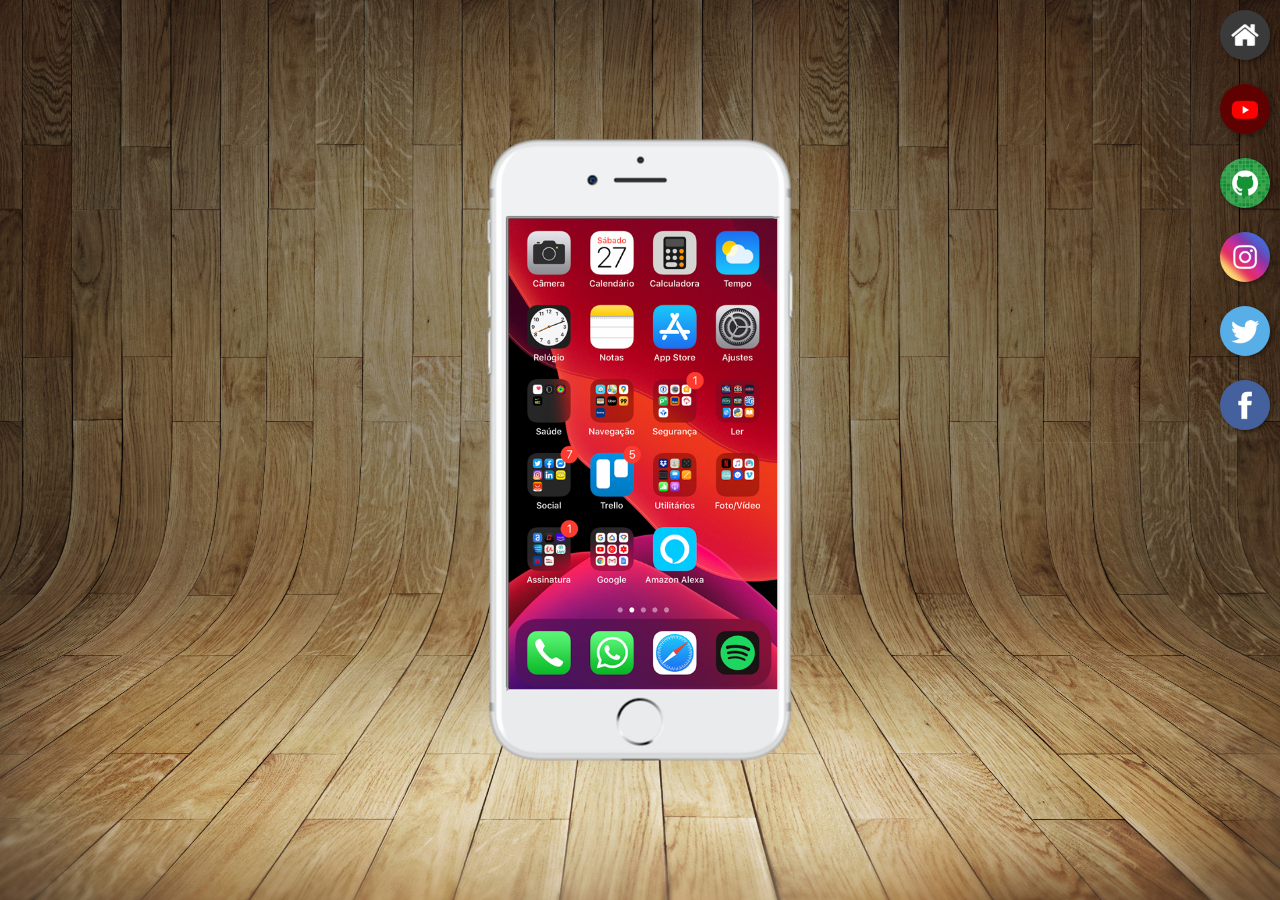
<file: index.html>
<!DOCTYPE html>
<html lang="pt-br">
<head>
    <meta charset="UTF-8">
    <meta name="viewport" content="width=device-width, initial-scale=1.0">
    <title>Projeto Social</title>
    <link rel="shortcut icon" href="favicon.ico" type="image/x-icon">
    <link rel="stylesheet" href="estilos/style.css">
</head>
<body>
    <main>
        <section id="celular">
            <iframe name="tela" id="tela" src="home.html"></iframe>
        </section>
        <section id="redes-sociais">
            <a href="home.html" target="tela"><img src="imagens/logo-home.jpg" alt="Home"></a> <br>

            <a href="youtube.html" target="tela"><img src="imagens/logo-youtube.jpg" alt="Youtube"></a> <br>

            <a href="github.html" target="tela"><img src="imagens/logo-github.jpg" alt="Github"></a> <br>

            <a href="instagram.html" target="tela"><img src="imagens/logo-instagram.jpg" alt="Instagram"></a> <br>

            <a href="twitter.html" target="tela"><img src="imagens/logo-twitter.jpg" alt="Twitter"></a> <br>

            <a href="facebook.html" target="tela"><img src="imagens/logo-facebook.jpg" alt="Facebook"></a>

        </section>
    </main>
</body>
</html>
</file>
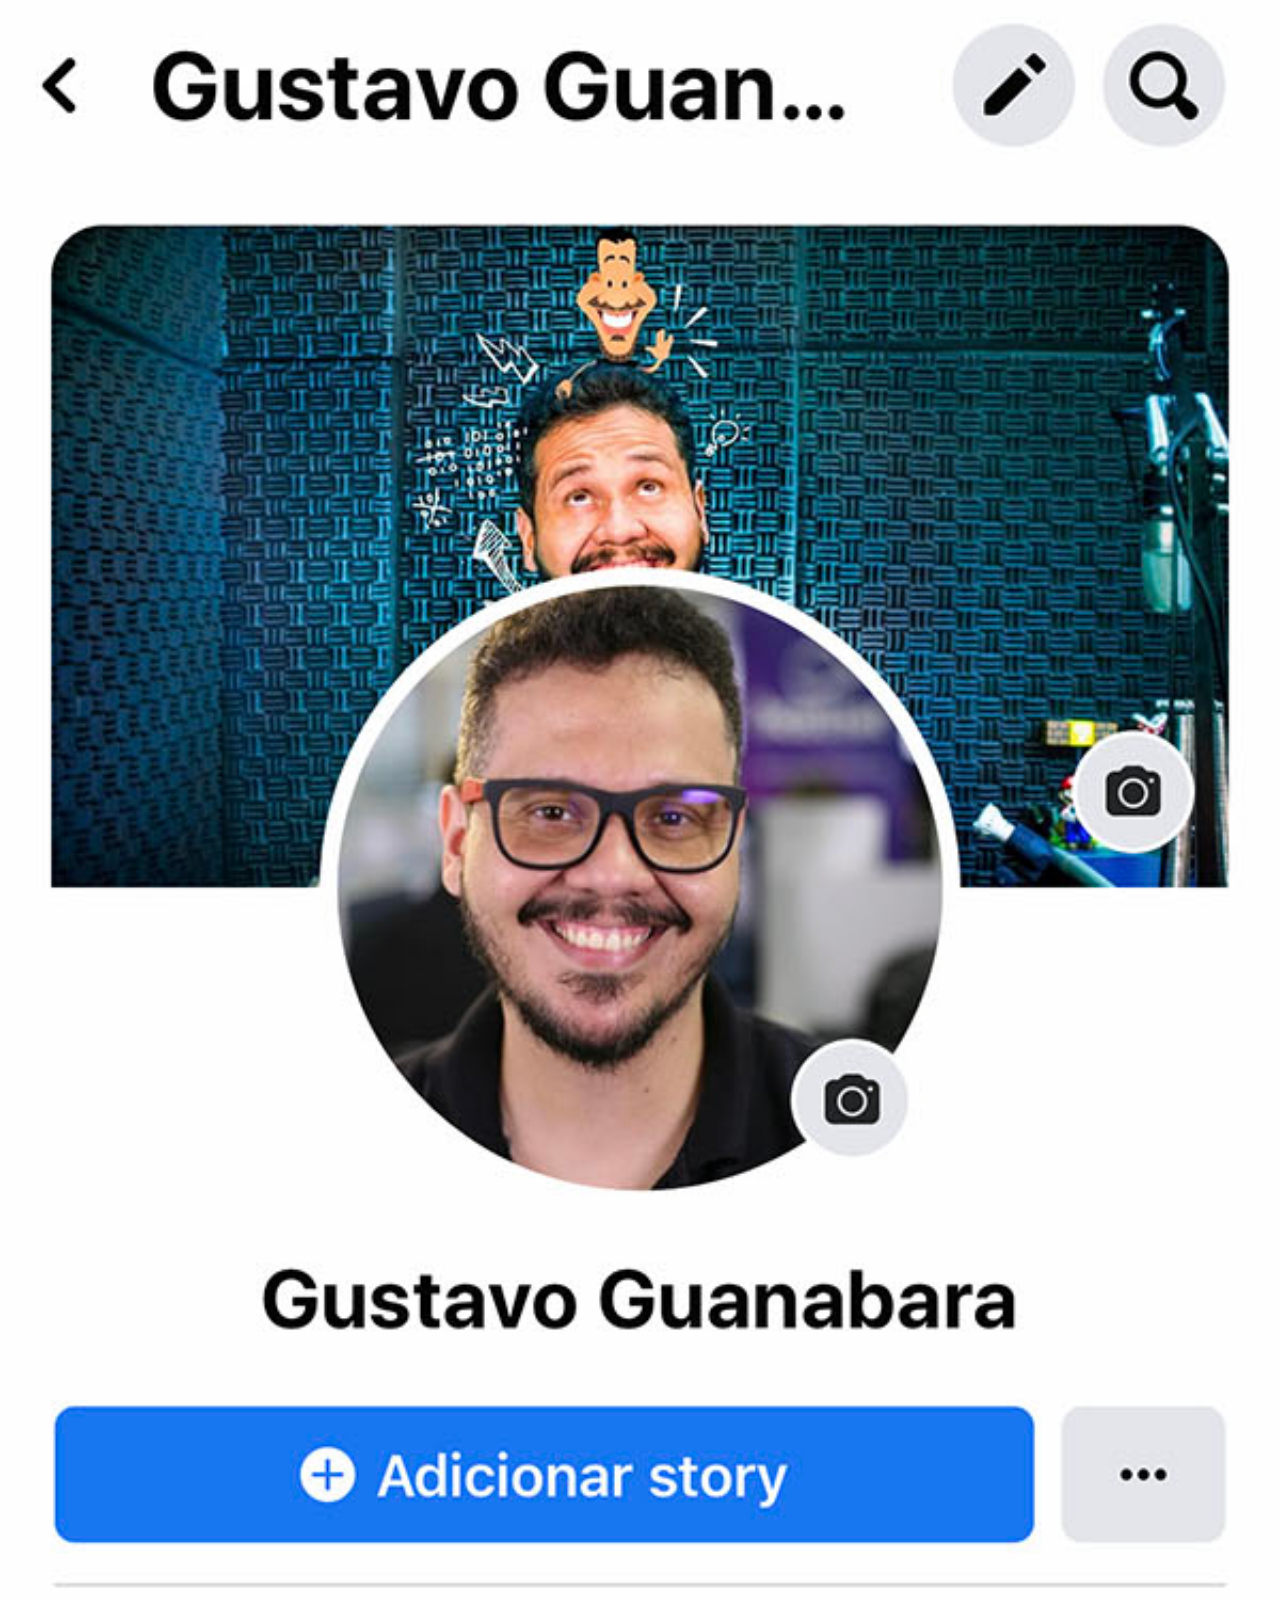
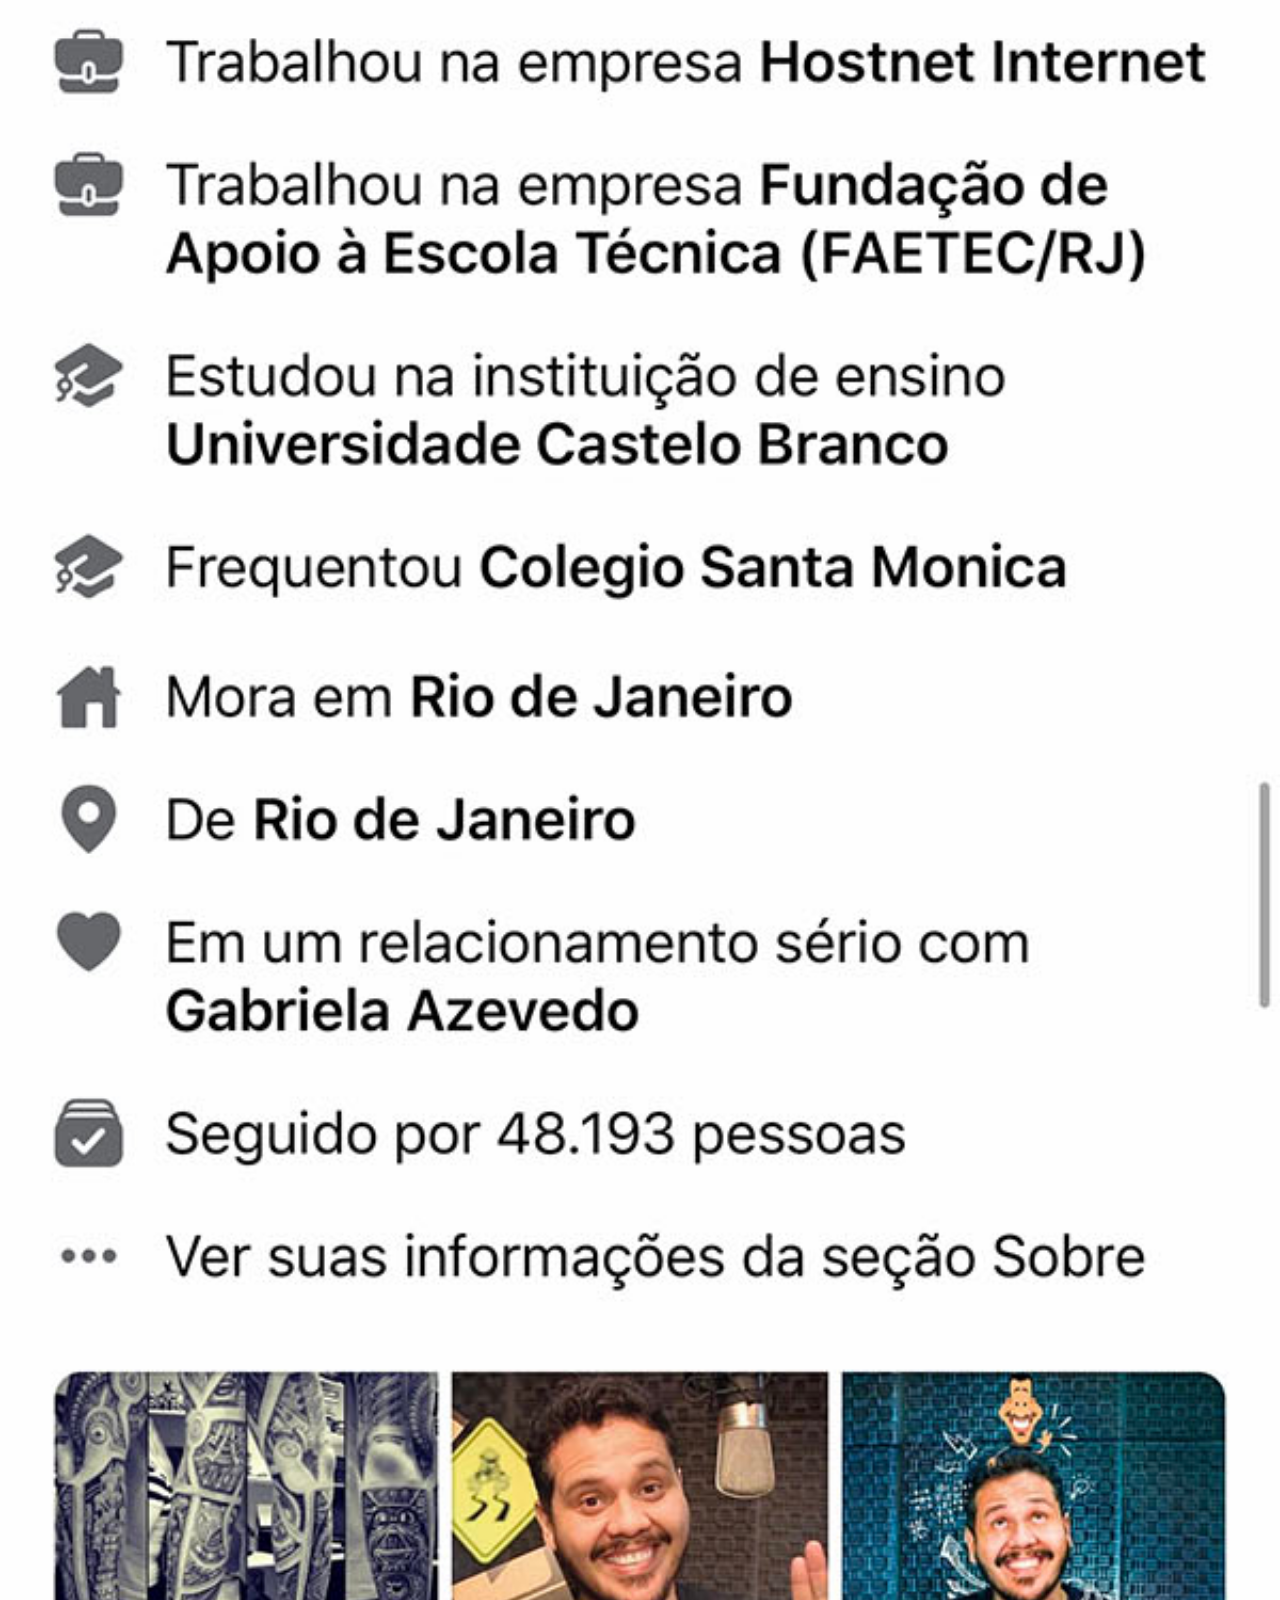
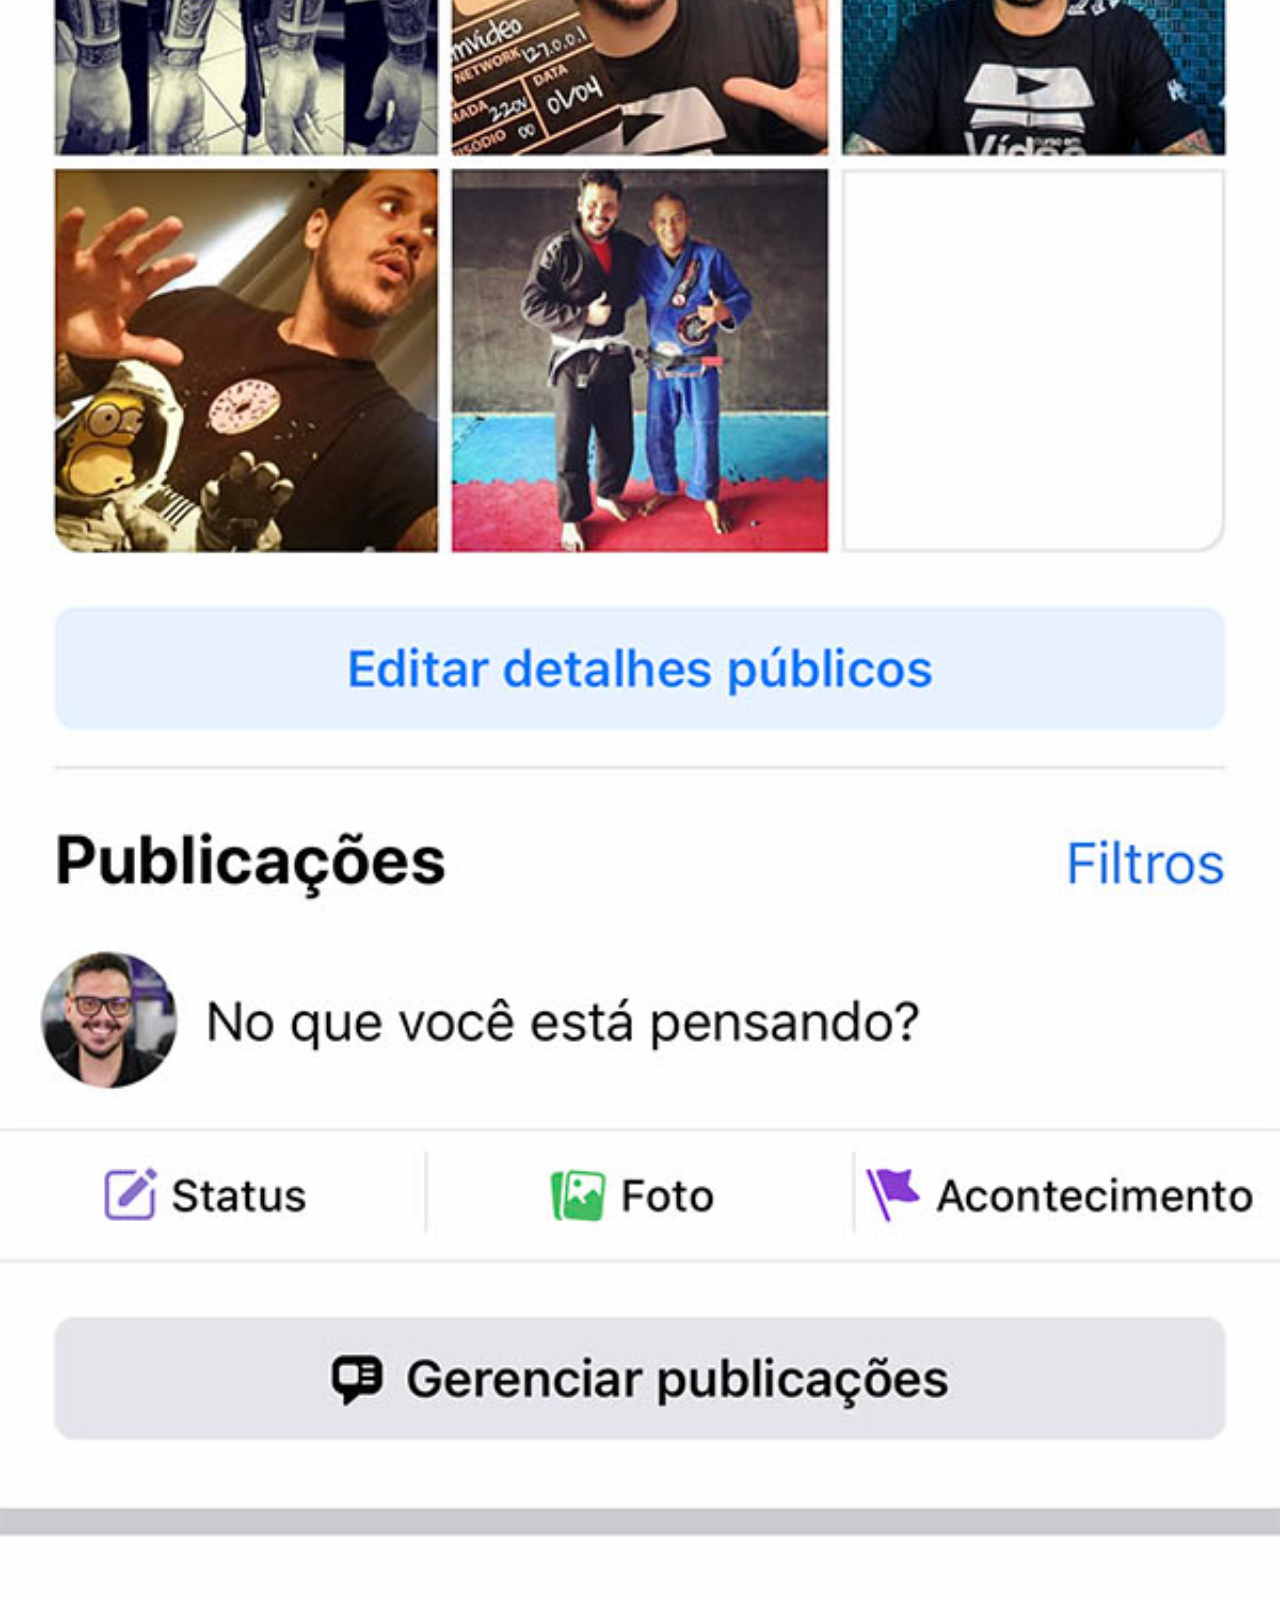
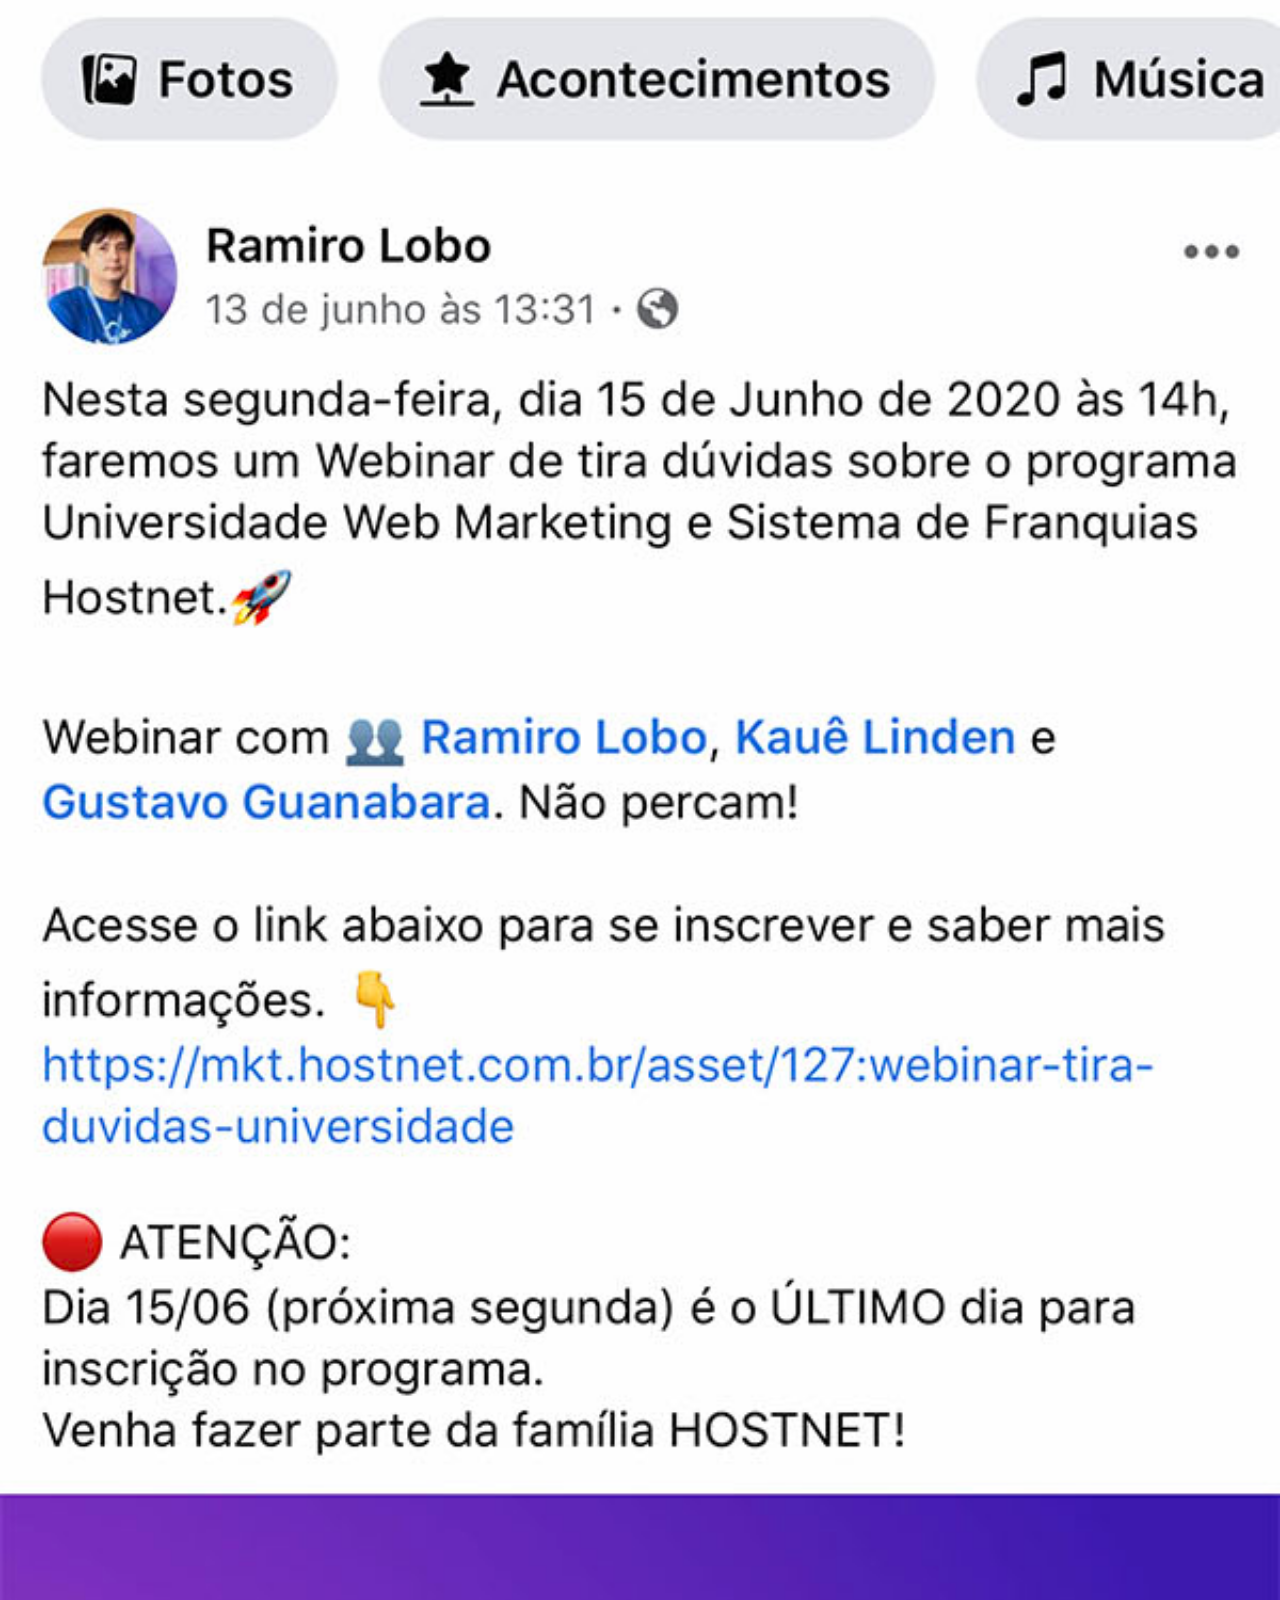
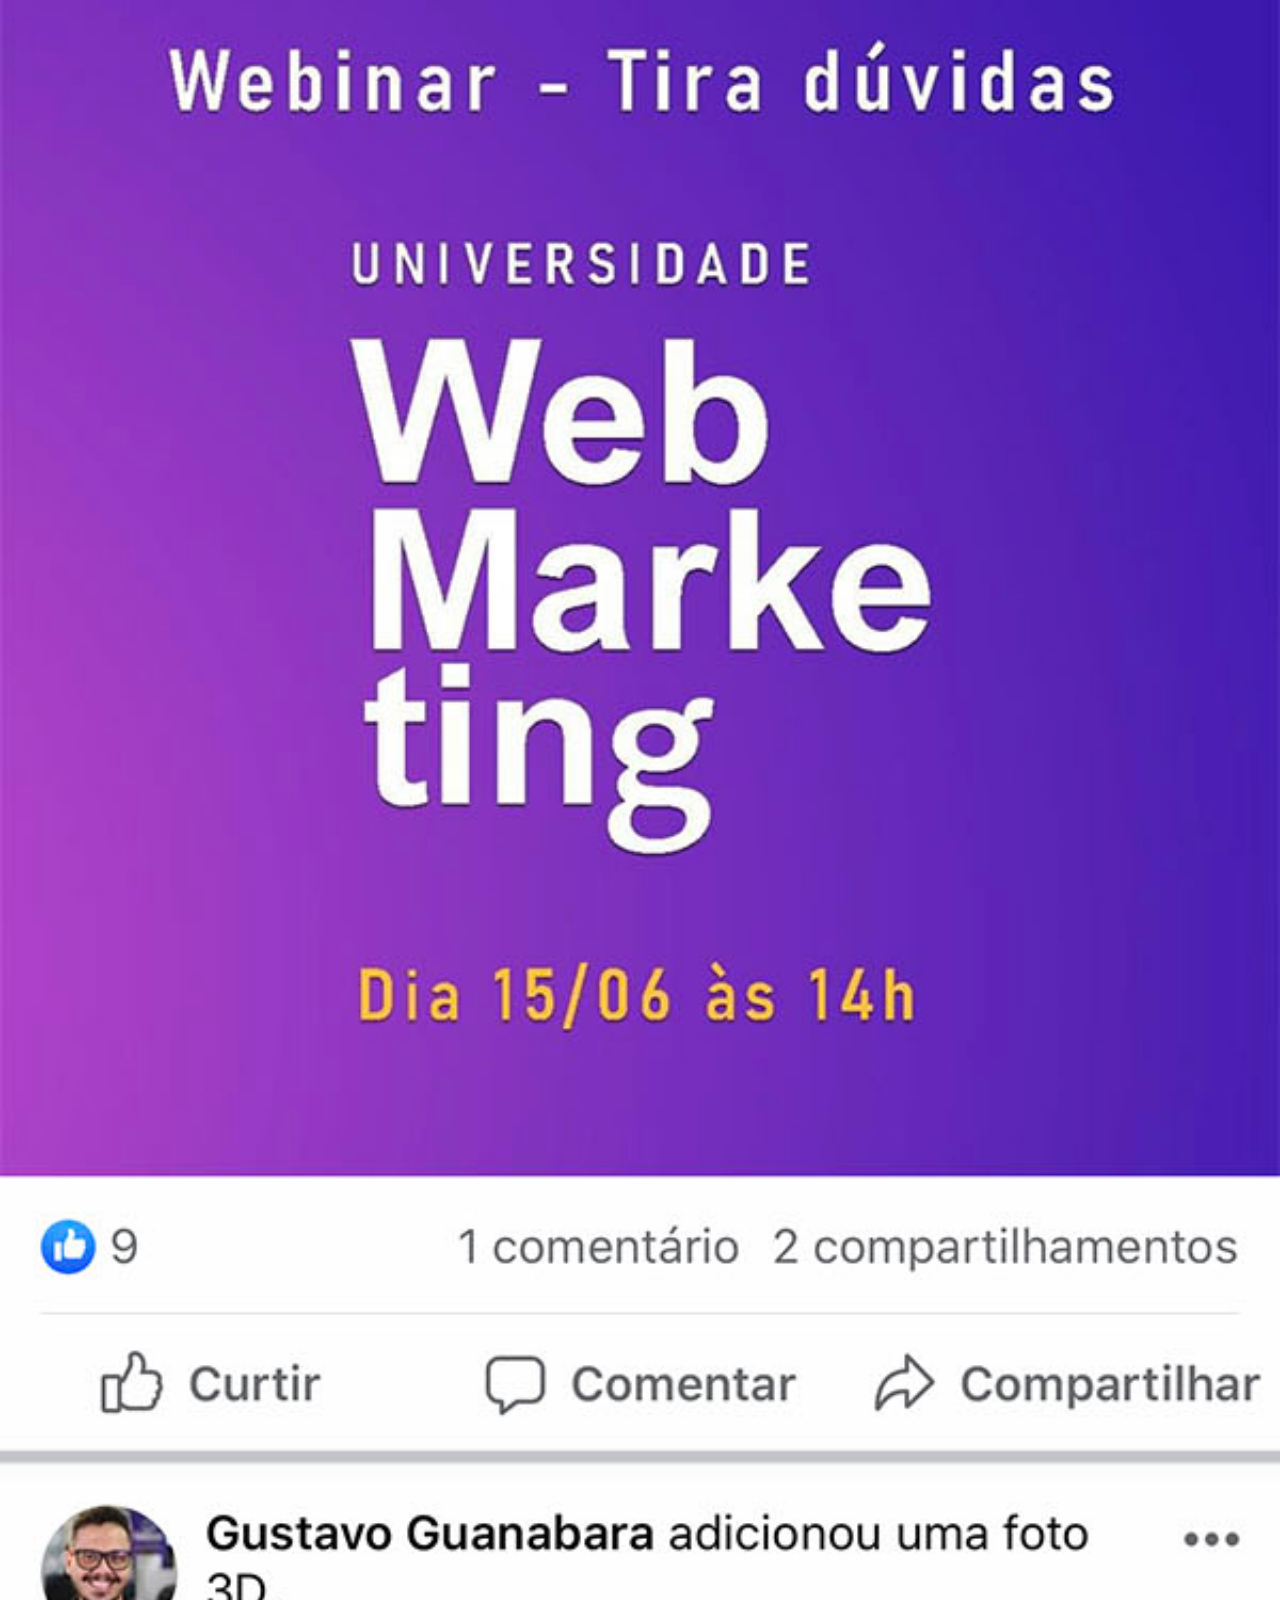
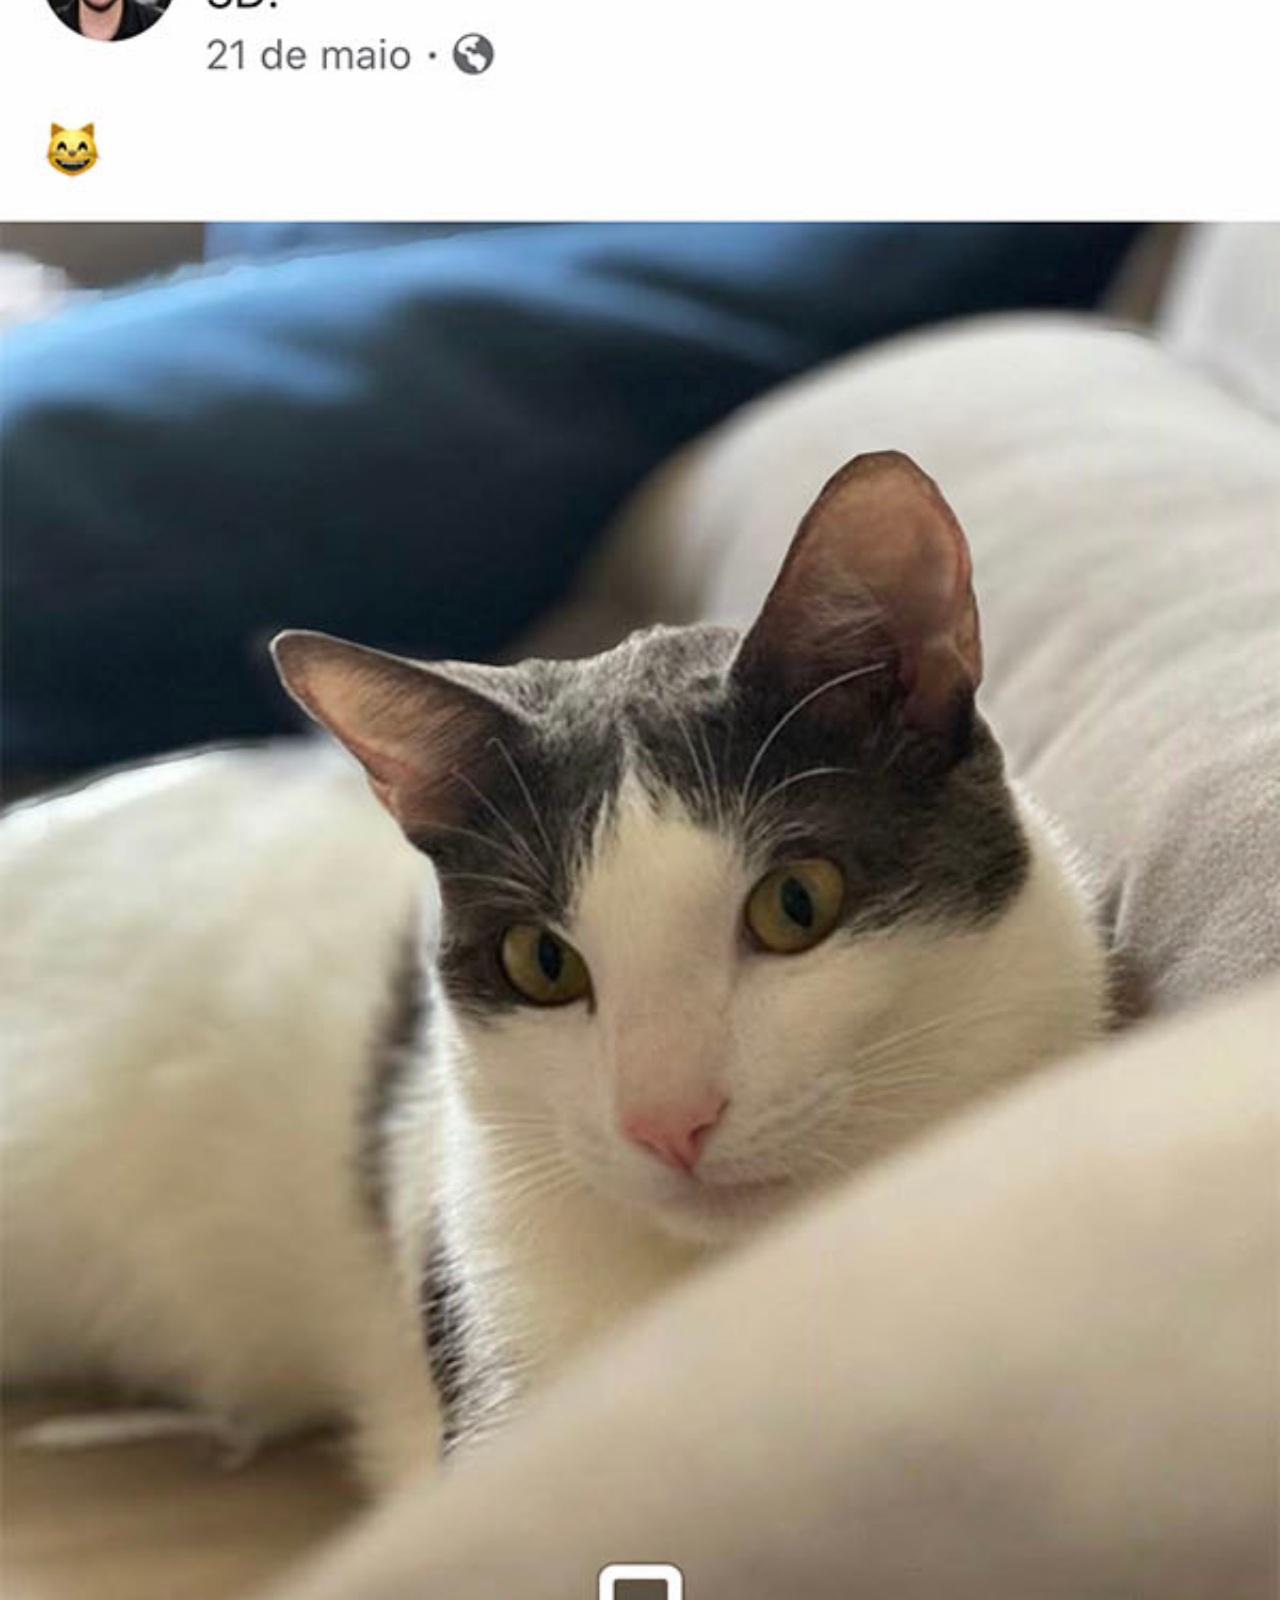
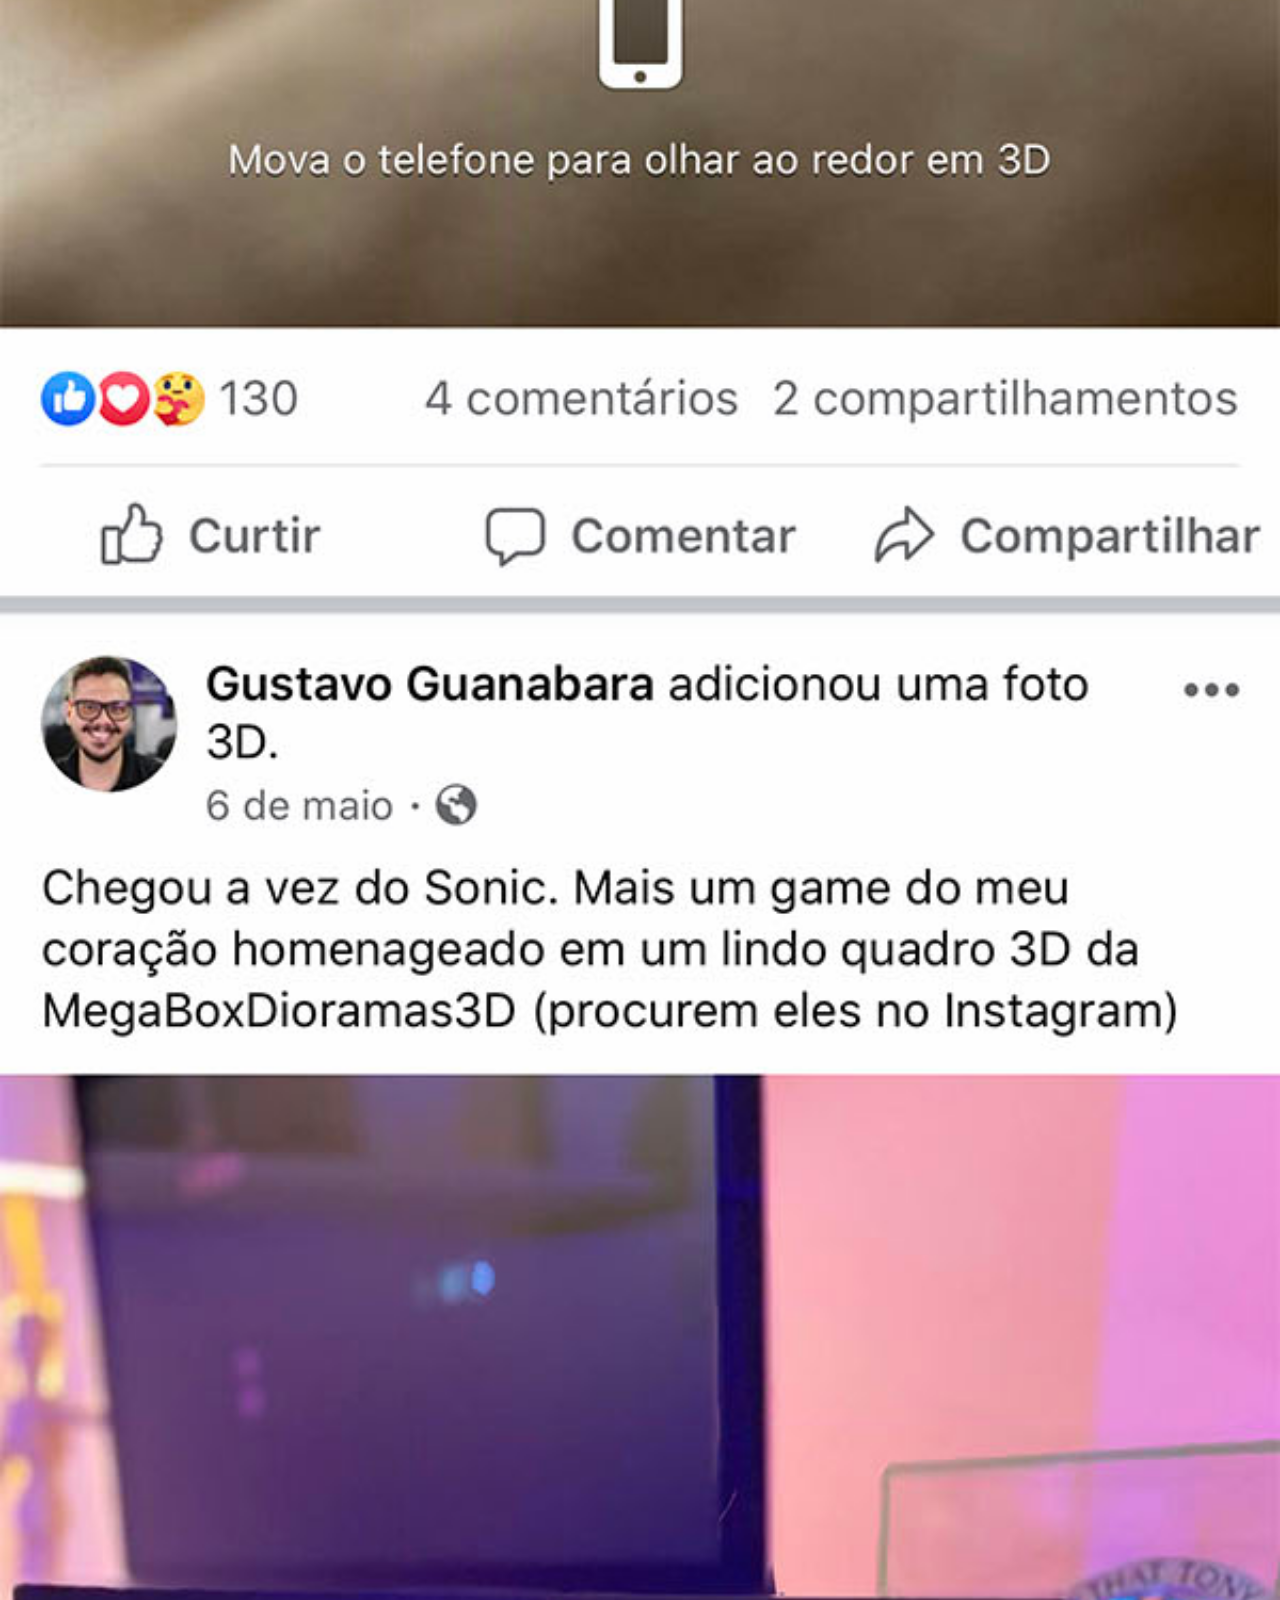
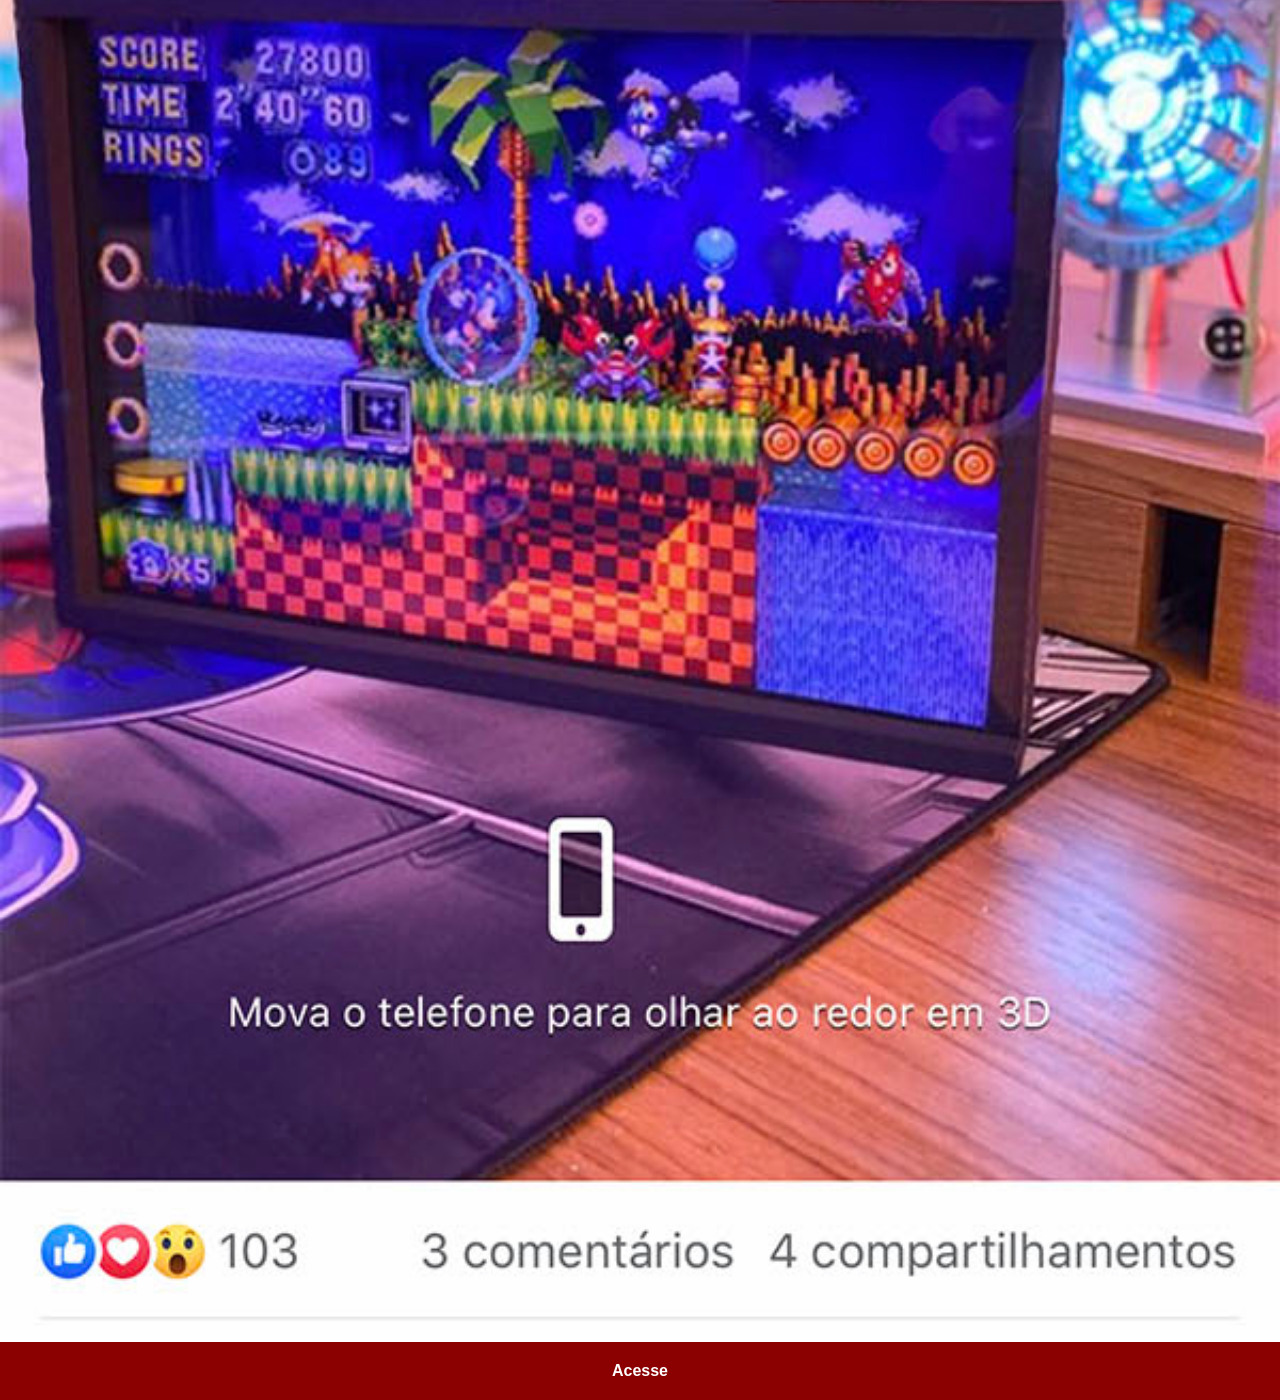
<file: facebook.html>
<!DOCTYPE html>
<html lang="pt-br">
<head>
    <meta charset="UTF-8">
    <meta name="viewport" content="width=device-width, initial-scale=1.0">
    <title>Facebook</title>
    <link rel="stylesheet" href="estilos/social.css">
</head>
<body>
    <img src="imagens/tela-facebook.jpg" alt="Fcaebook"><a href="https://www.facebook.com/gustavoguanabara/?locale=pt_BR">Acesse</a>
</body>
</html>
</file>
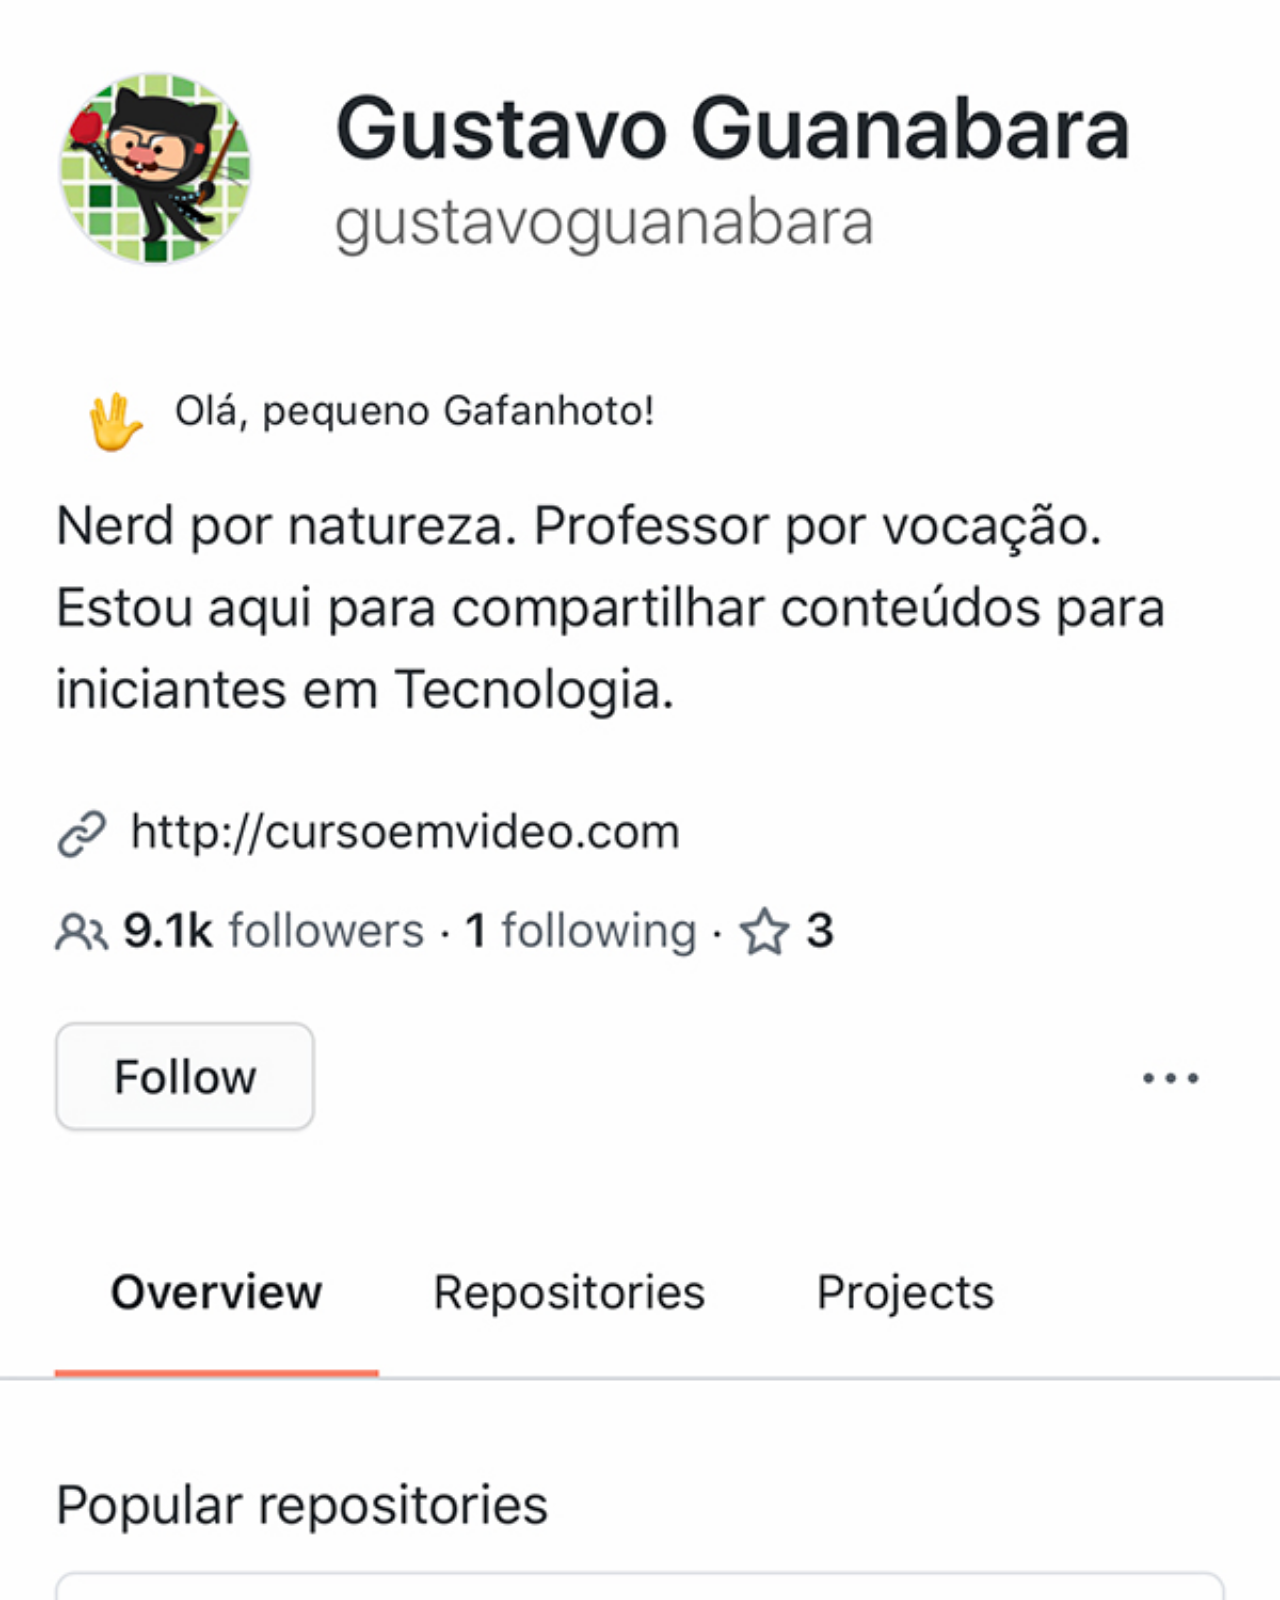
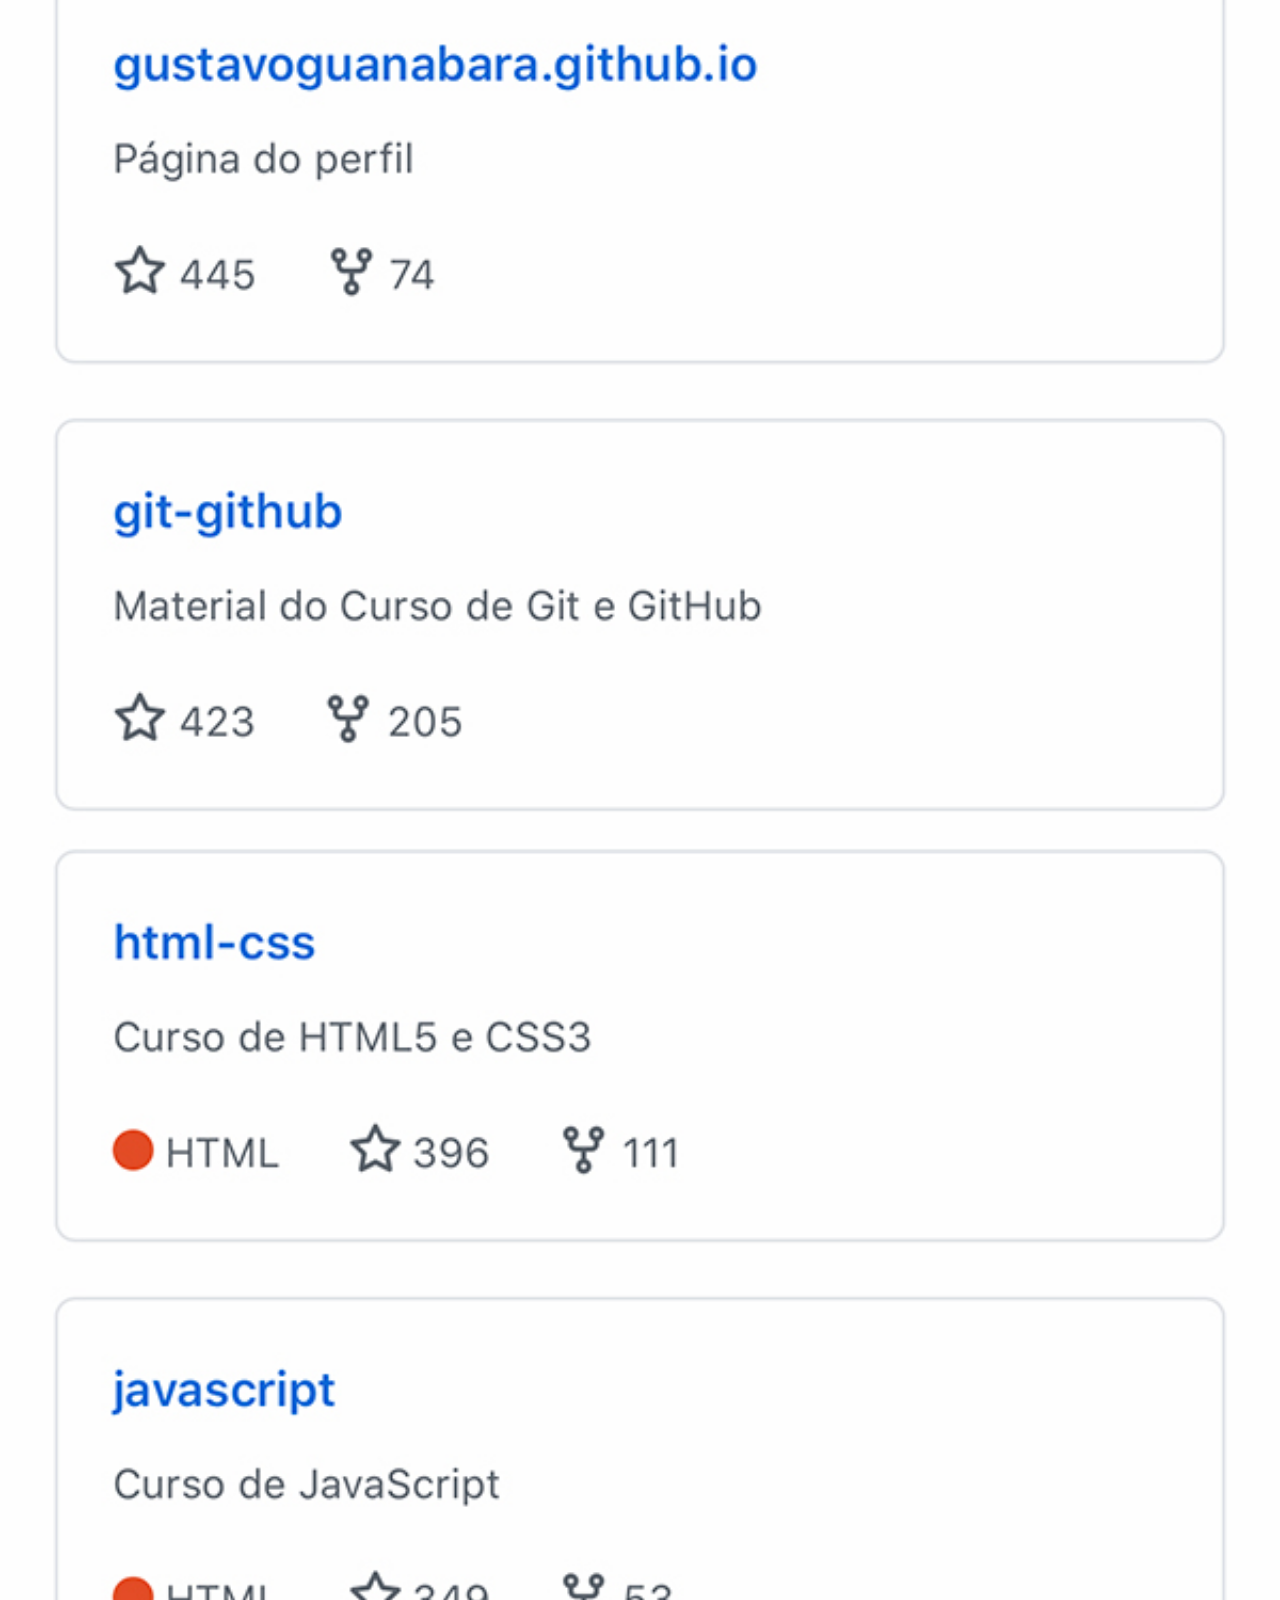
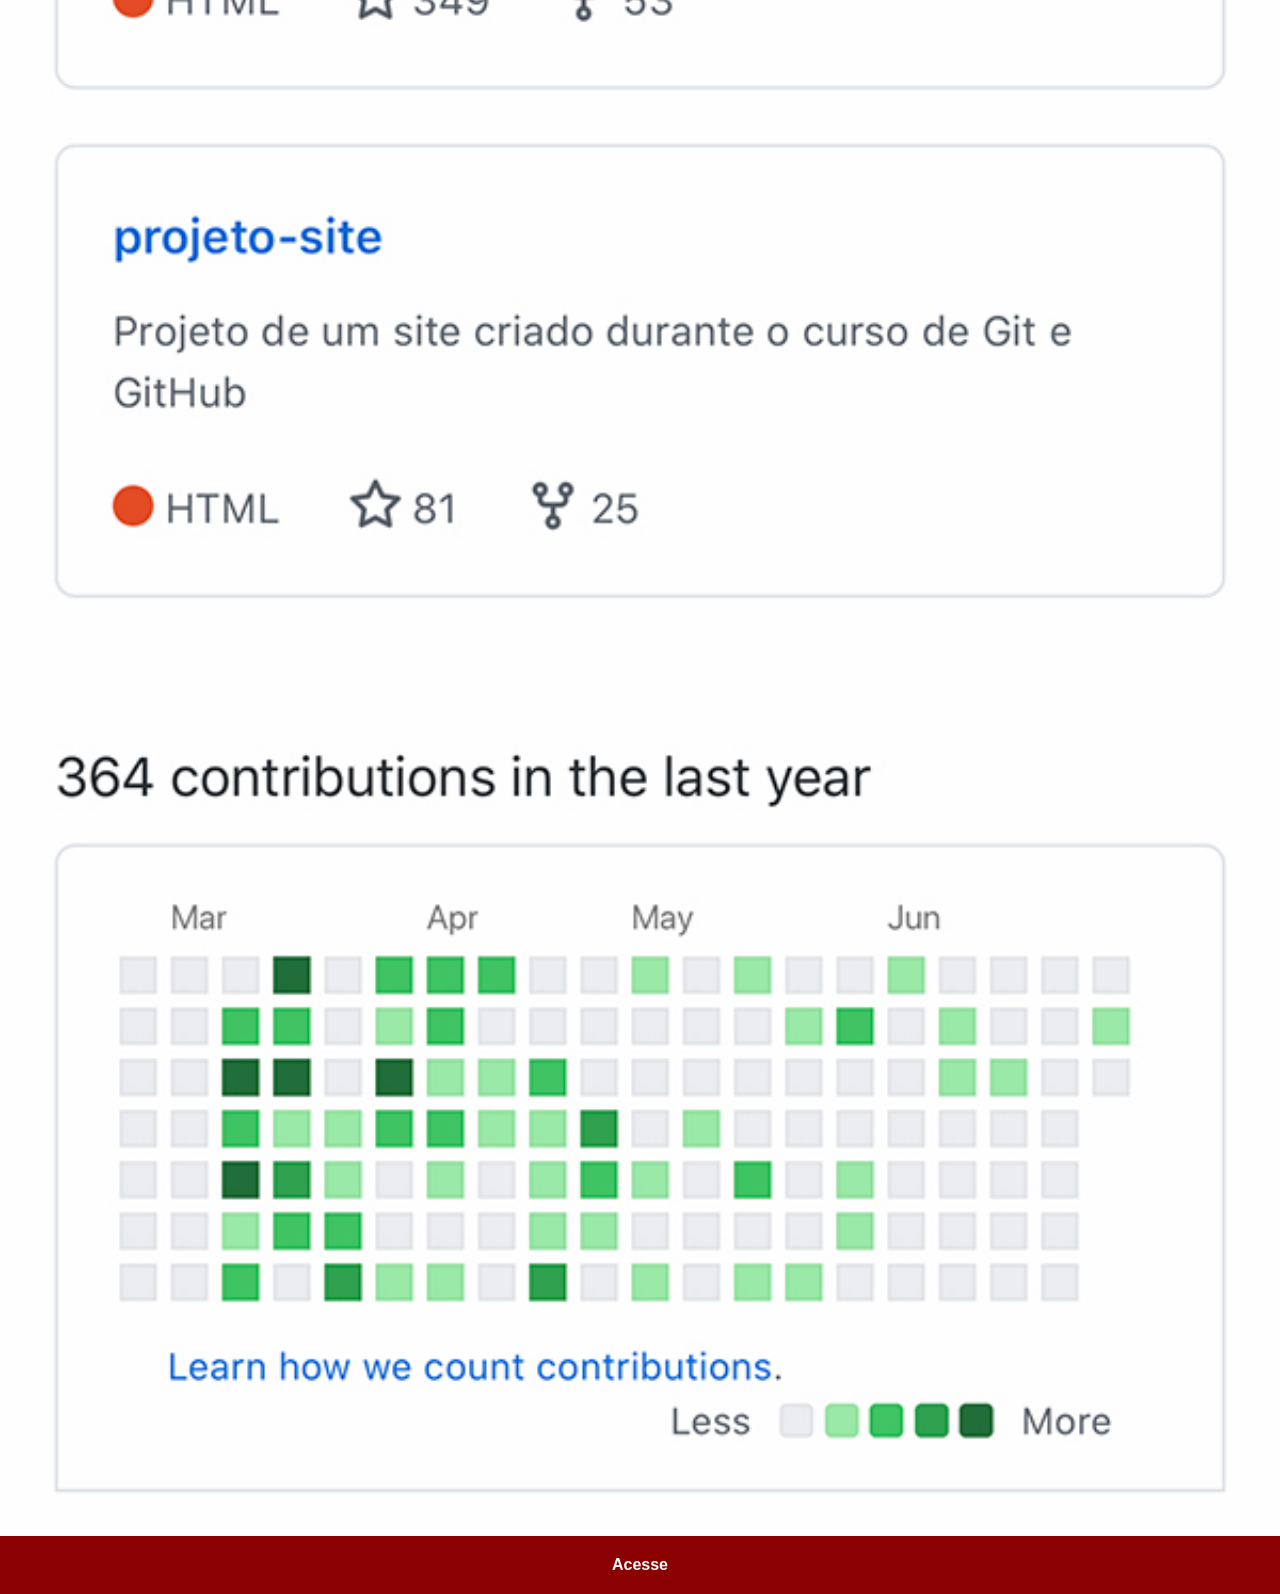
<file: github.html>
<!DOCTYPE html>
<html lang="pt-br">
<head>
    <meta charset="UTF-8">
    <meta name="viewport" content="width=device-width, initial-scale=1.0">
    <link rel="stylesheet" href="estilos/social.css">
    <title>GitHub</title>
</head>
<body>
    <img src="imagens/tela-github.jpg" alt="GitHub"><a href="https://gustavoguanabara.github.io/">Acesse</a>
</body>
</html>
</file>
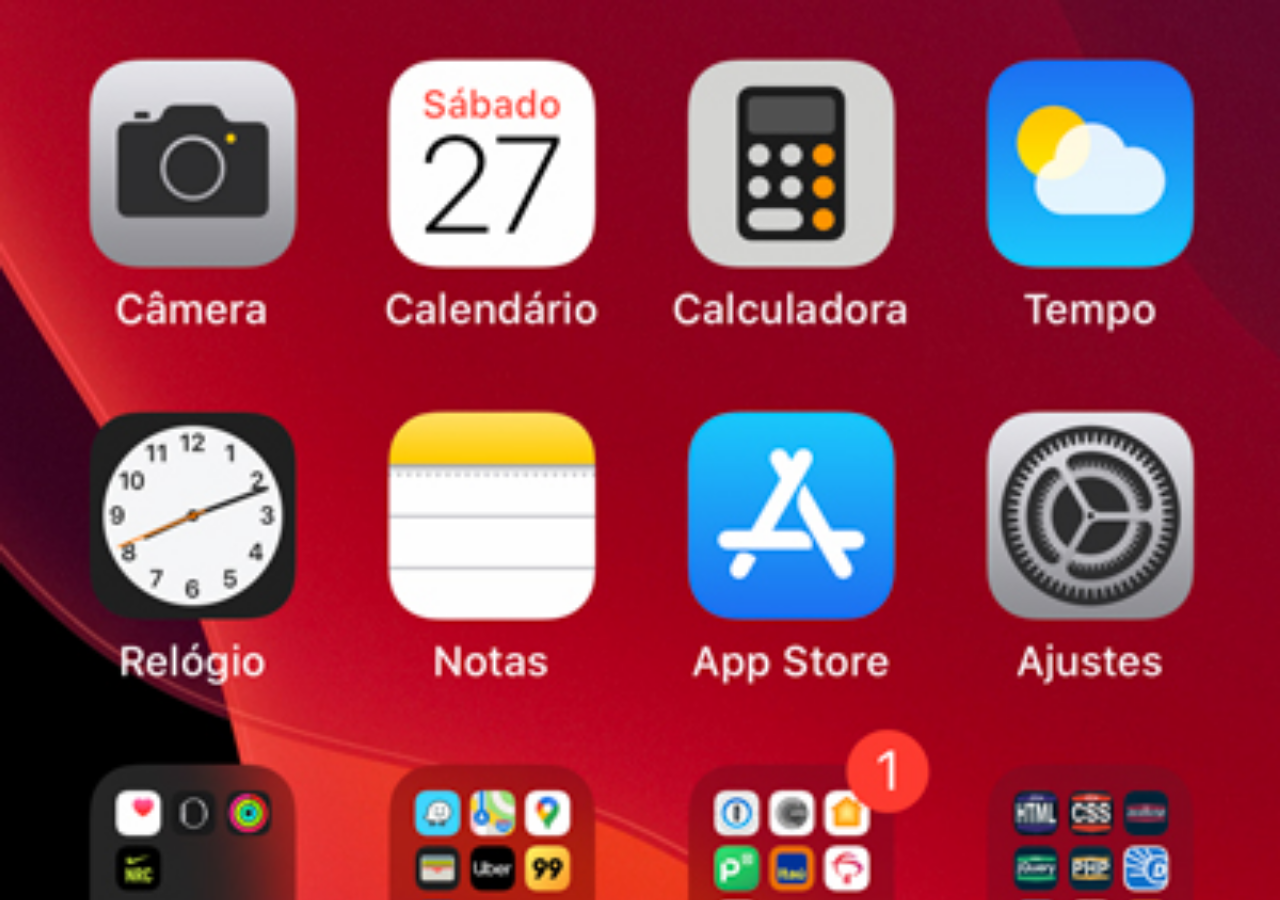
<file: home.html>
<!DOCTYPE html>
<html lang="pt-br">
<head>
    <meta charset="UTF-8">
    <meta name="viewport" content="width=device-width, initial-scale=1.0">
    <title>home</title>
</head>
<style>
    * {
        margin: 0px;
        padding: 0px;
    }

    body {
        width: 100vw;
        height: 100vh;
        background: url(imagens/tela-home.jpg) no-repeat top center;
        background-size: cover;
    }
</style>
<body>
    
</body>
</html>
</file>
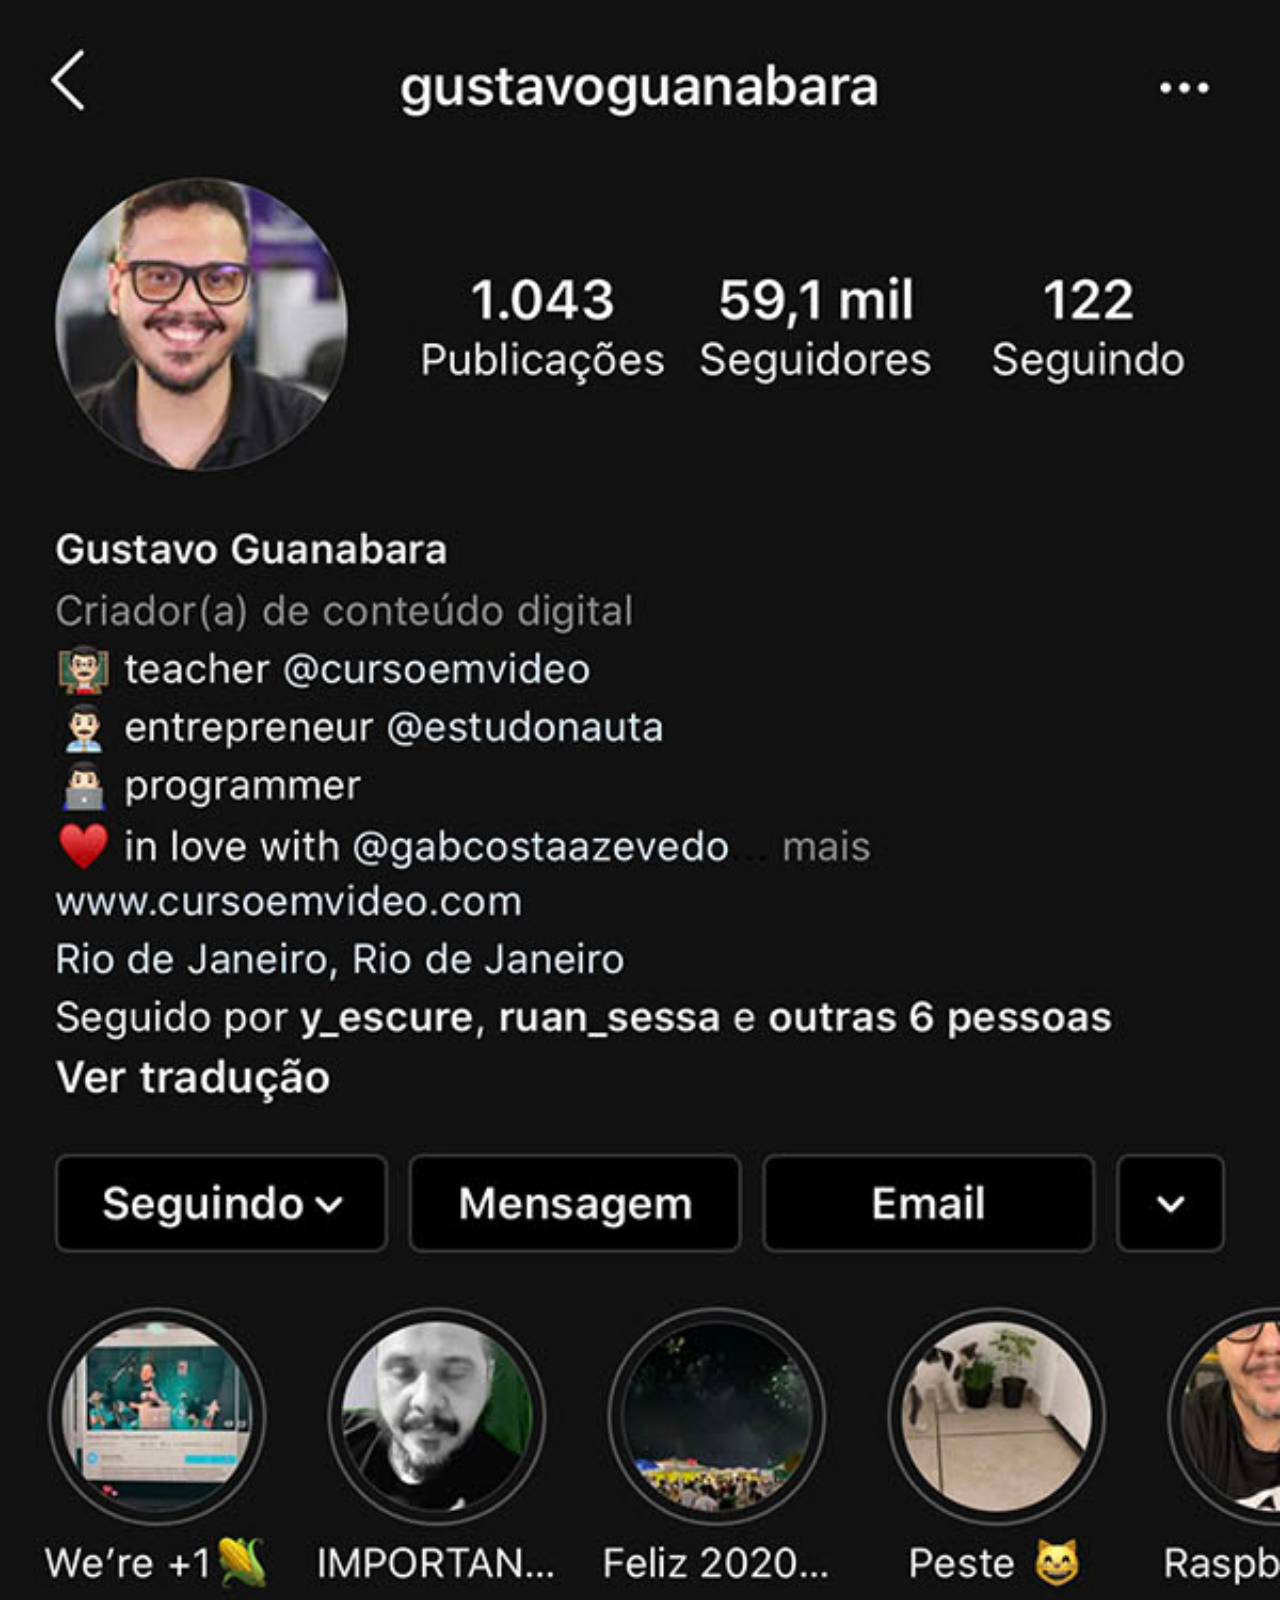
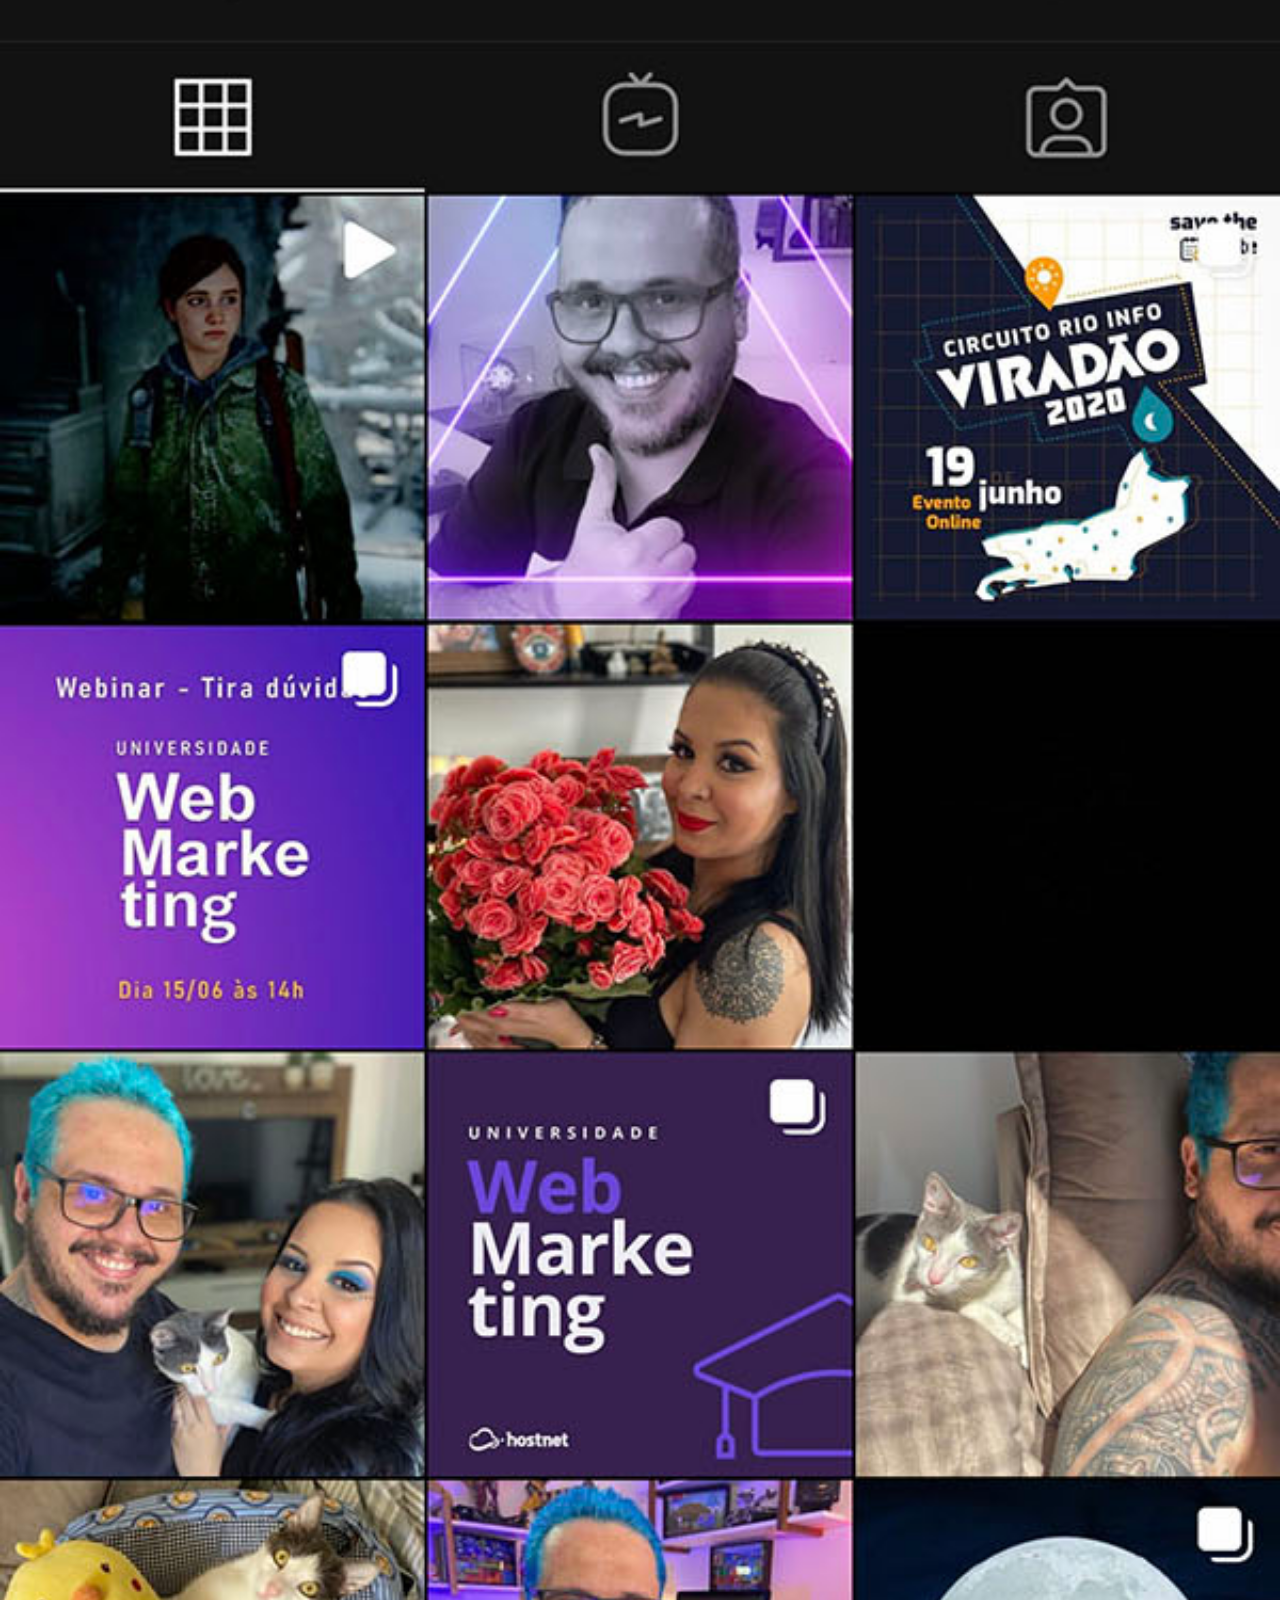
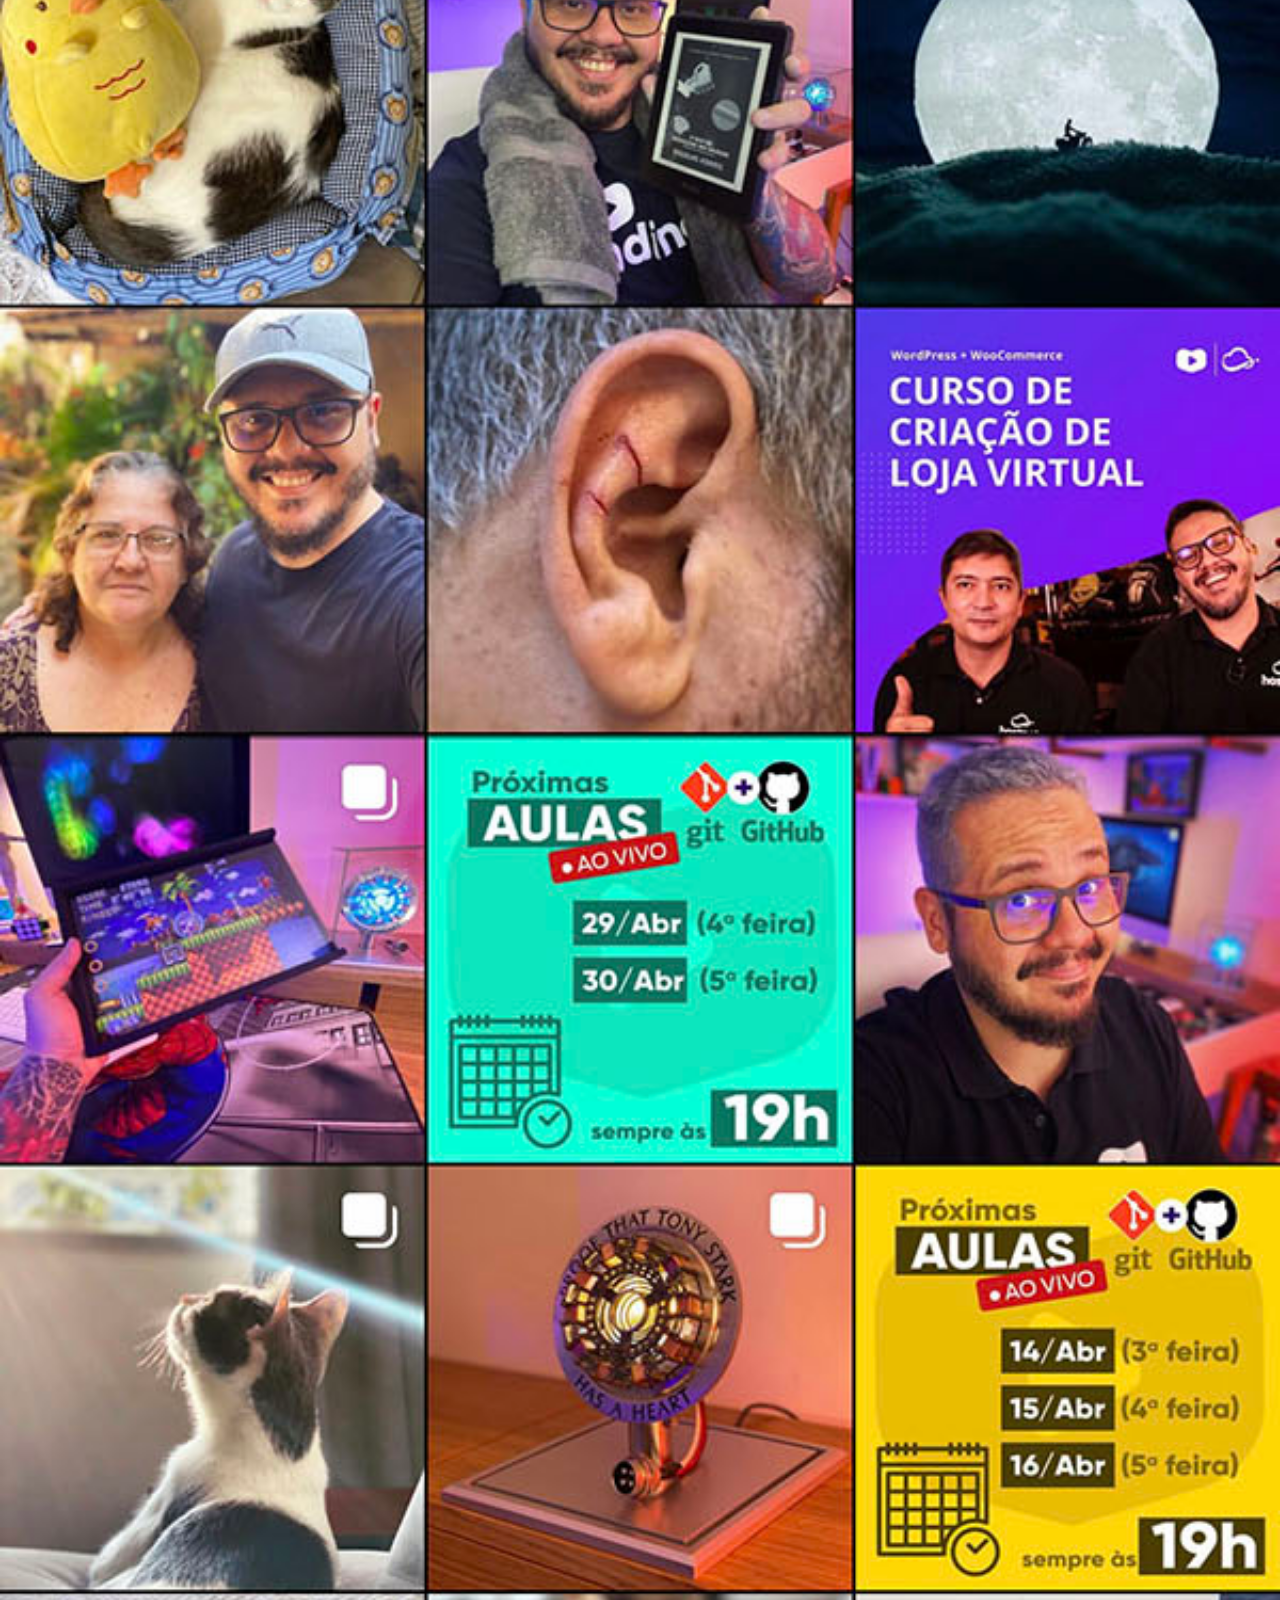
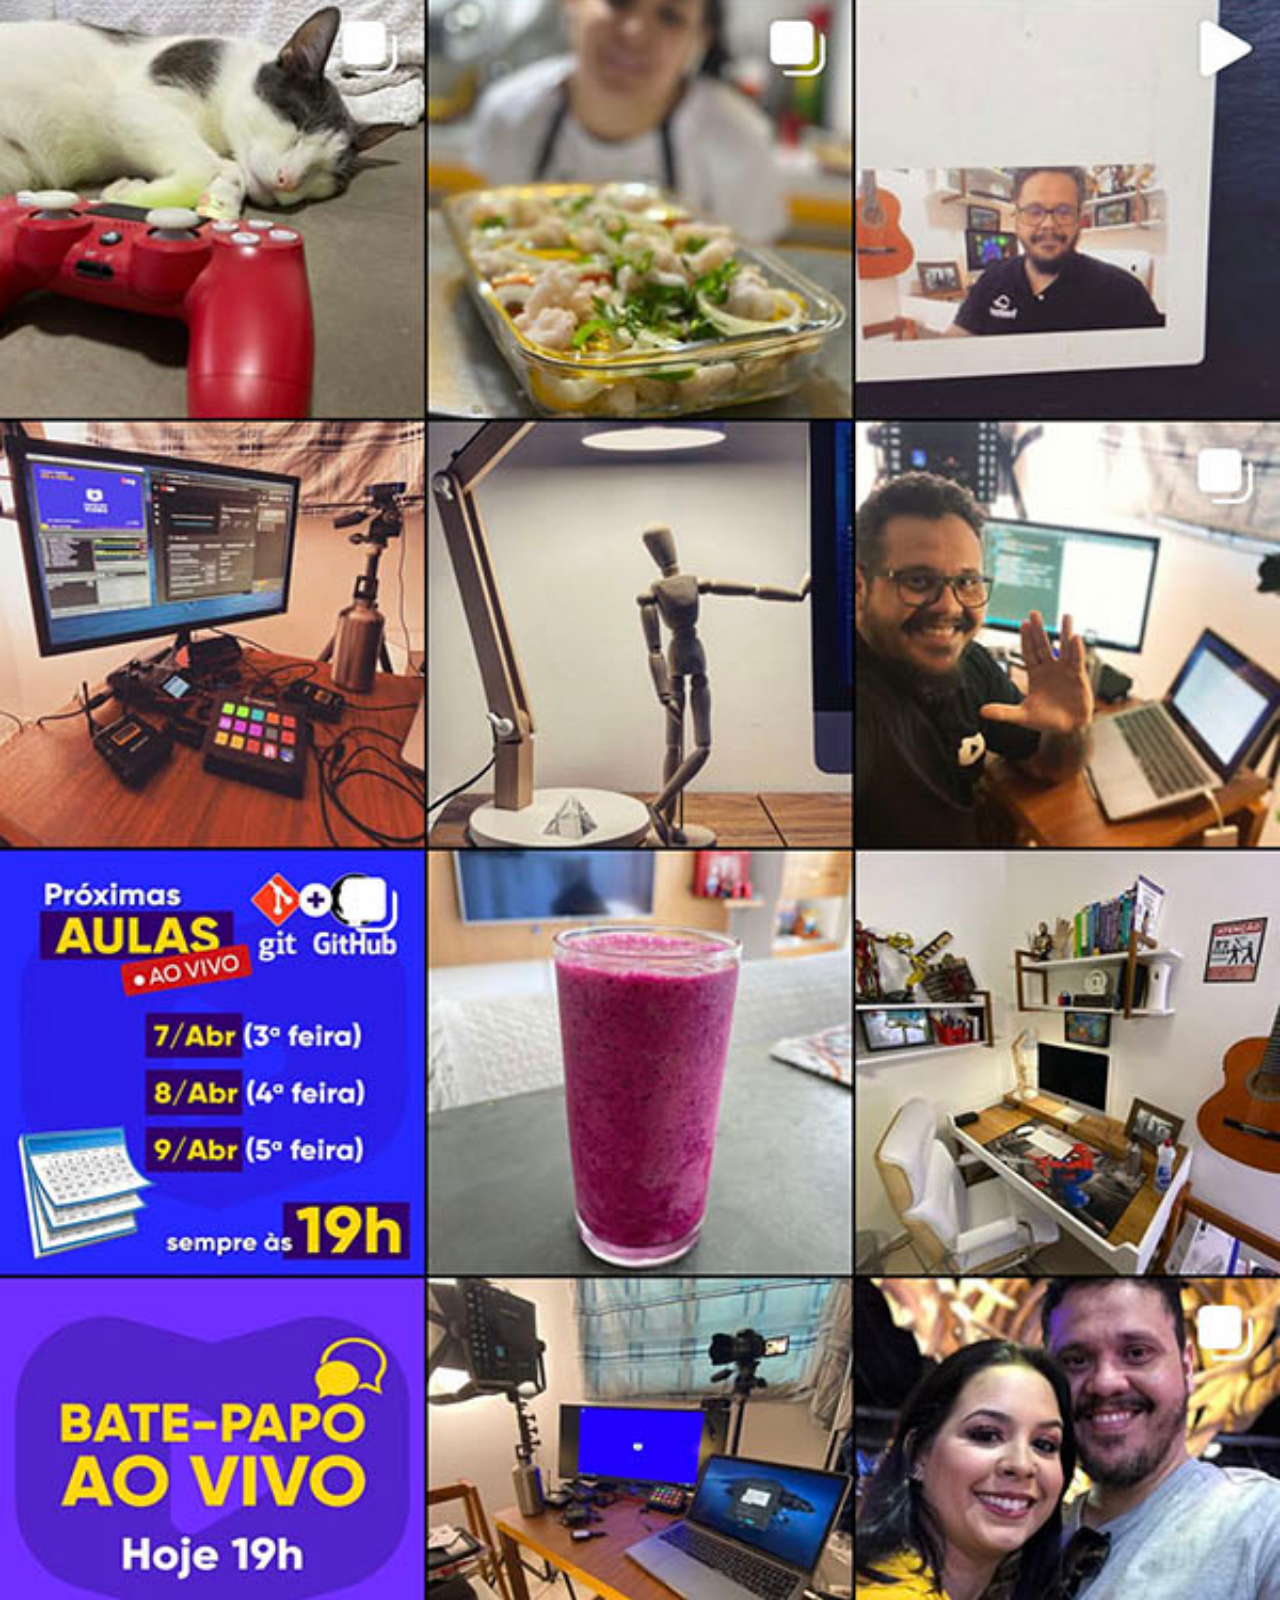
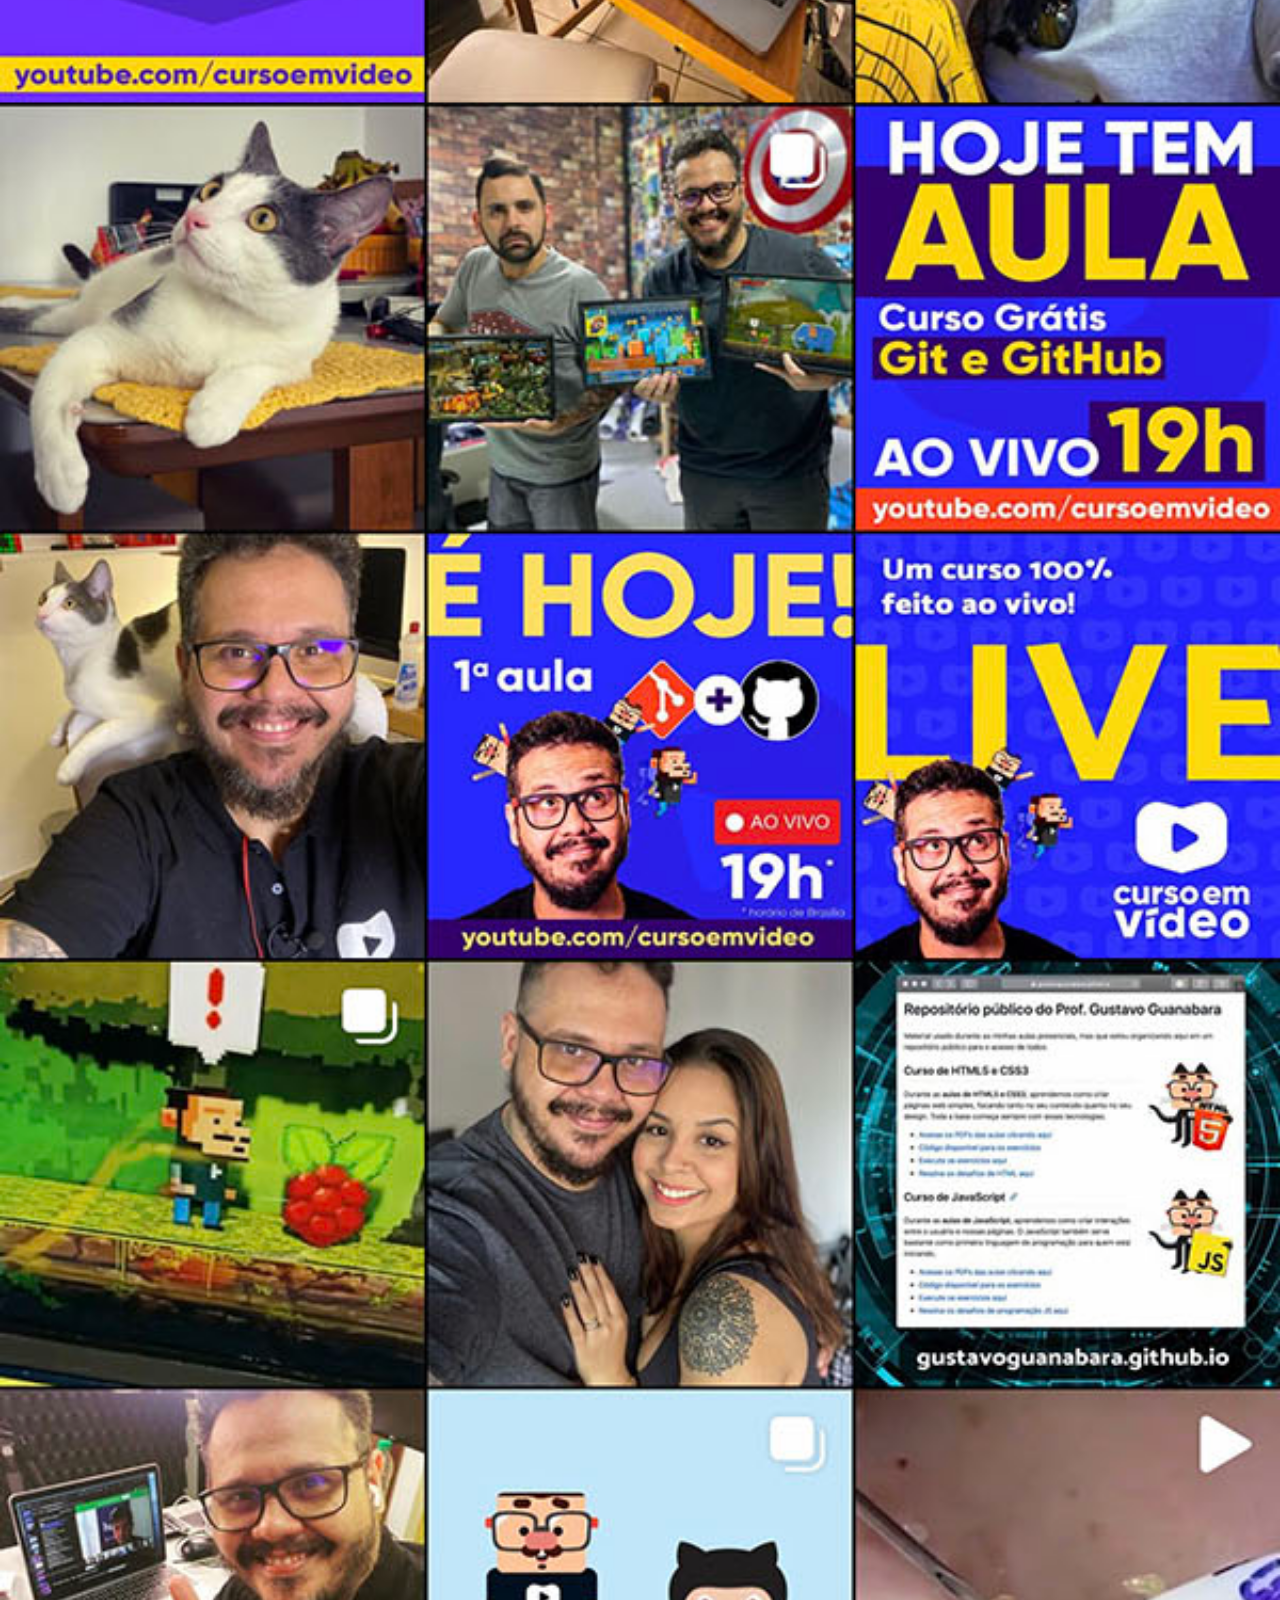
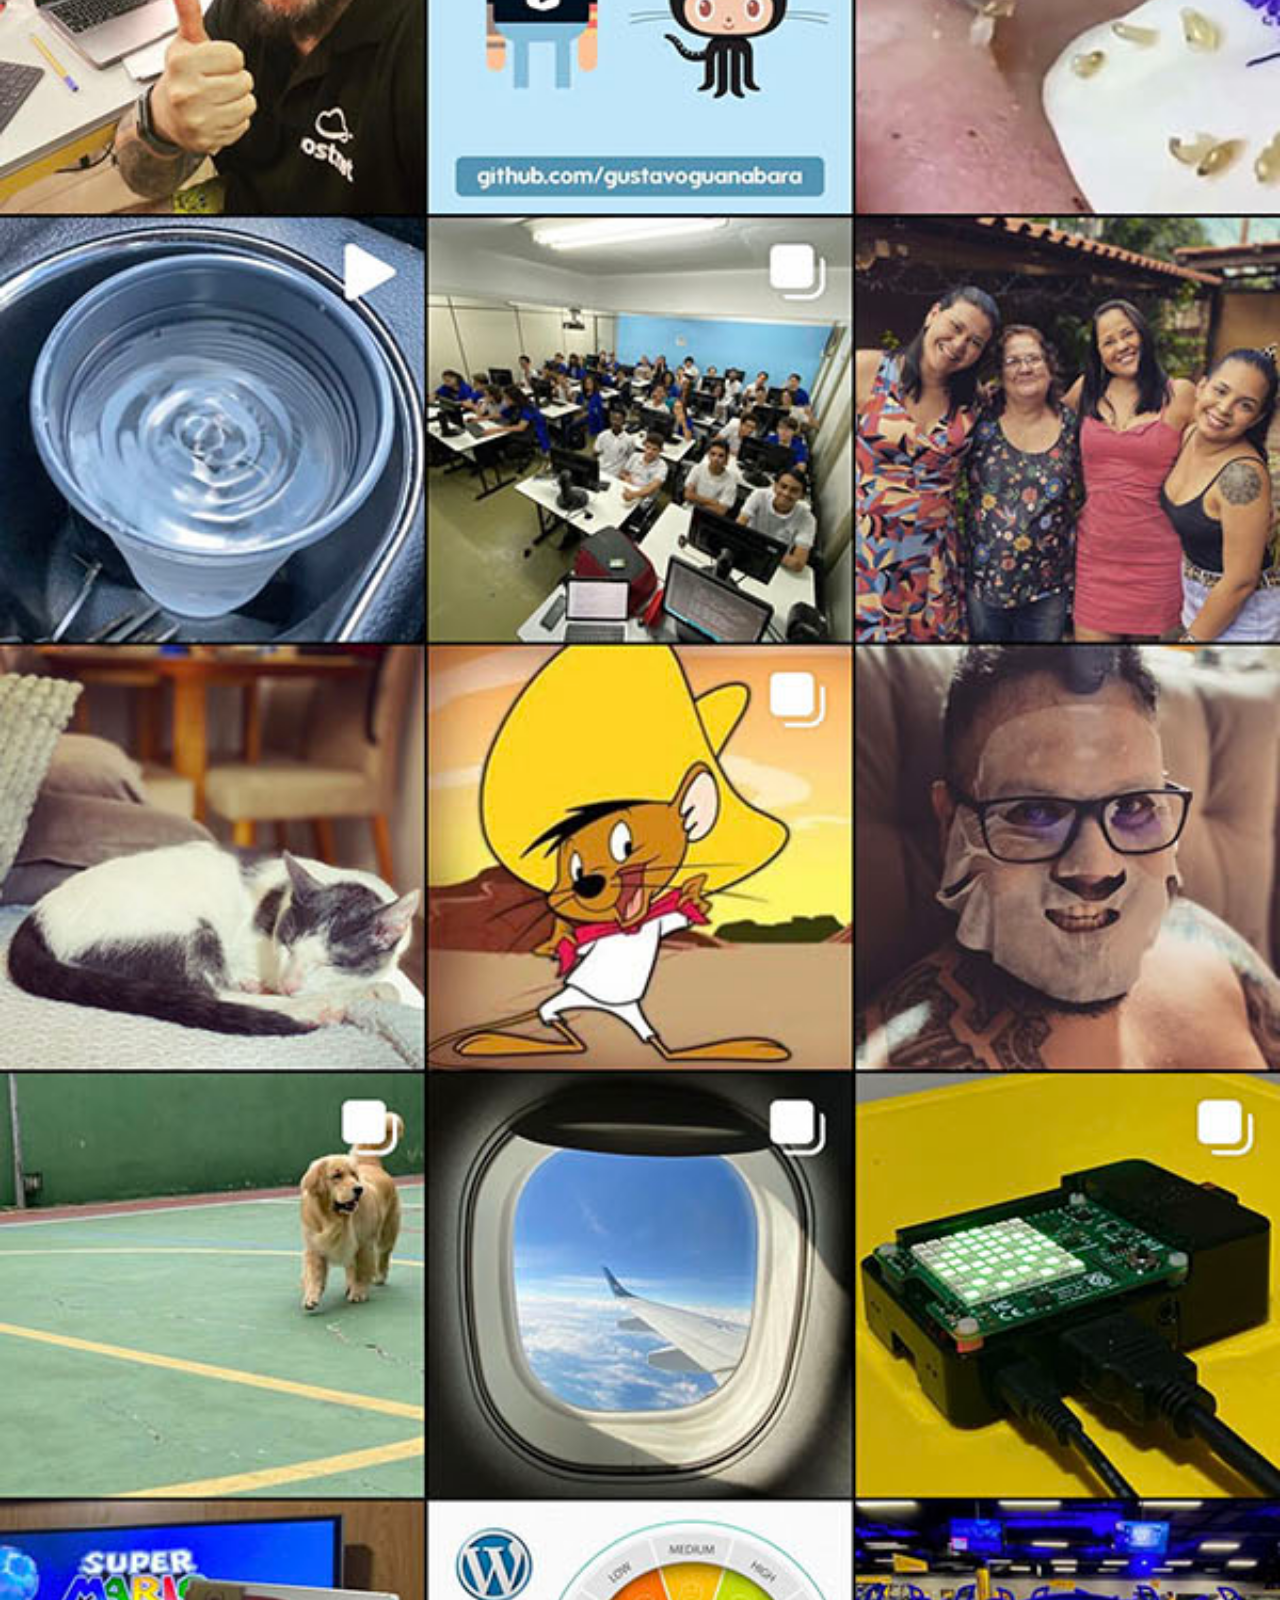
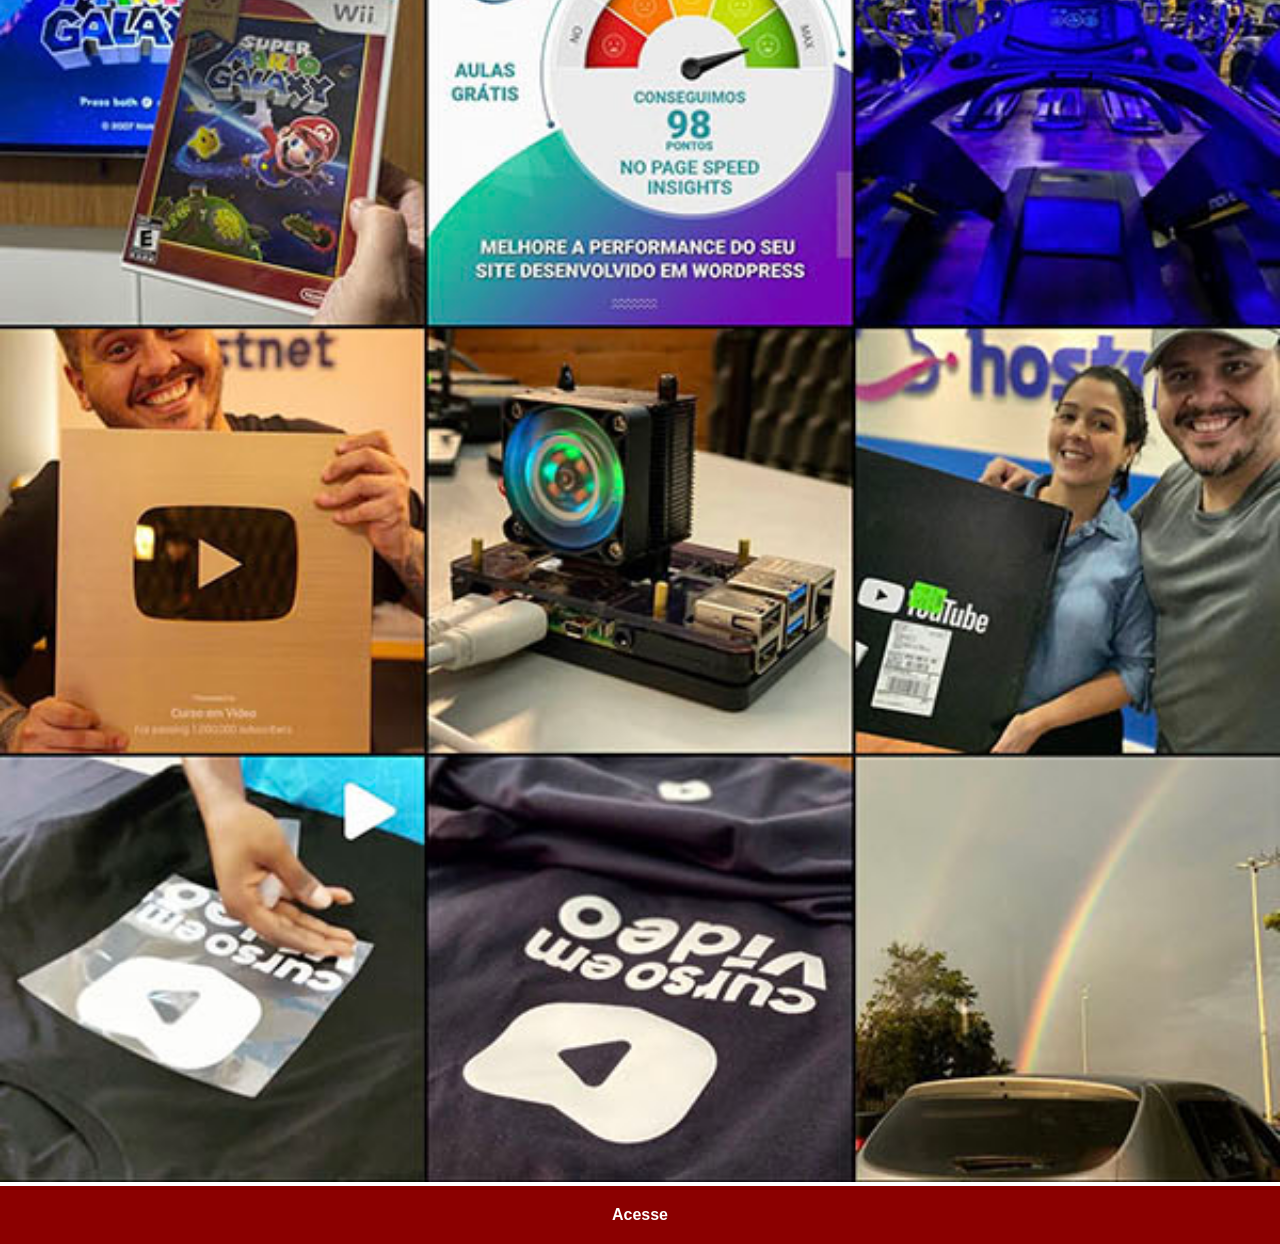
<file: instagram.html>
<!DOCTYPE html>
<html lang="pt-br">
<head>
    <meta charset="UTF-8">
    <meta name="viewport" content="width=device-width, initial-scale=1.0">
    <title>Instagram</title>
    <link rel="stylesheet" href="estilos/social.css">
</head>
<body>
    <img src="imagens/tela-instagram.jpg" alt="Instagram"><a href="https://www.instagram.com/gustavoguanabara/?hl=pt-br">Acesse</a>
</body>
</html>
</file>
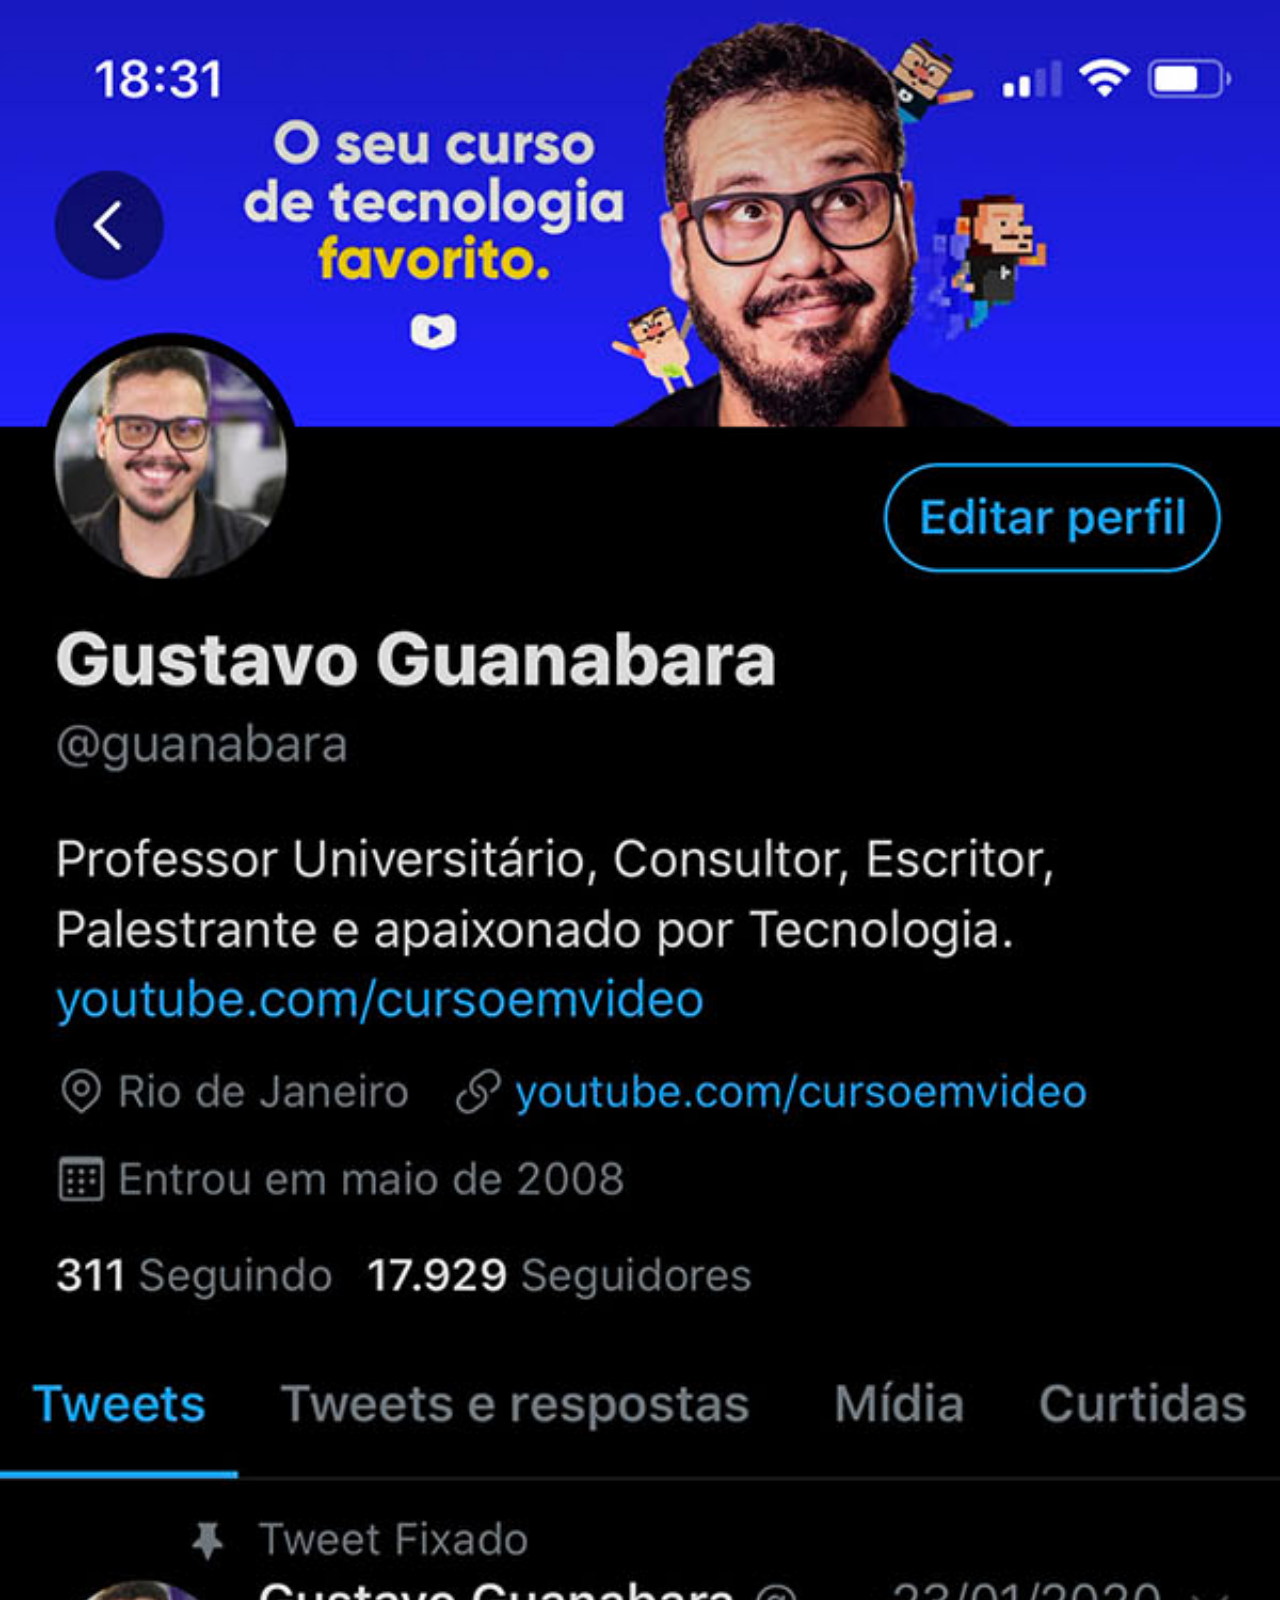
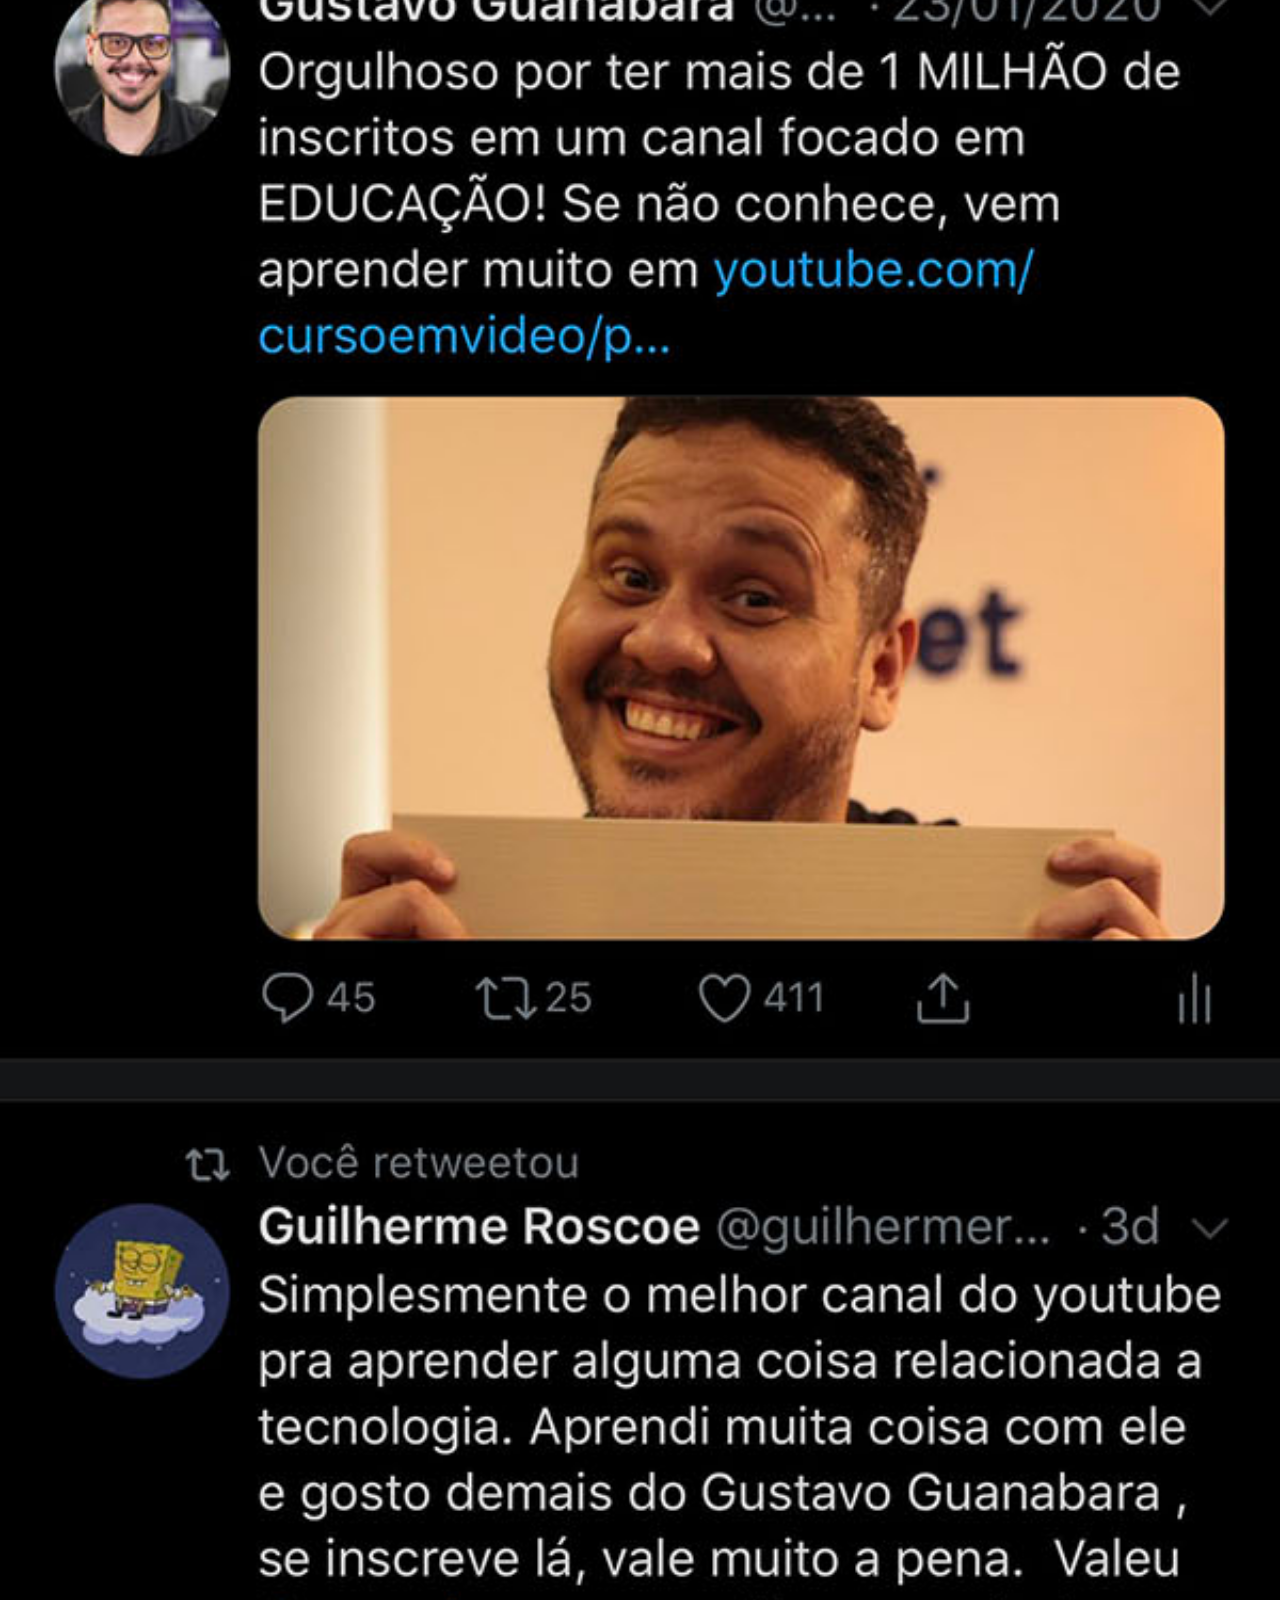
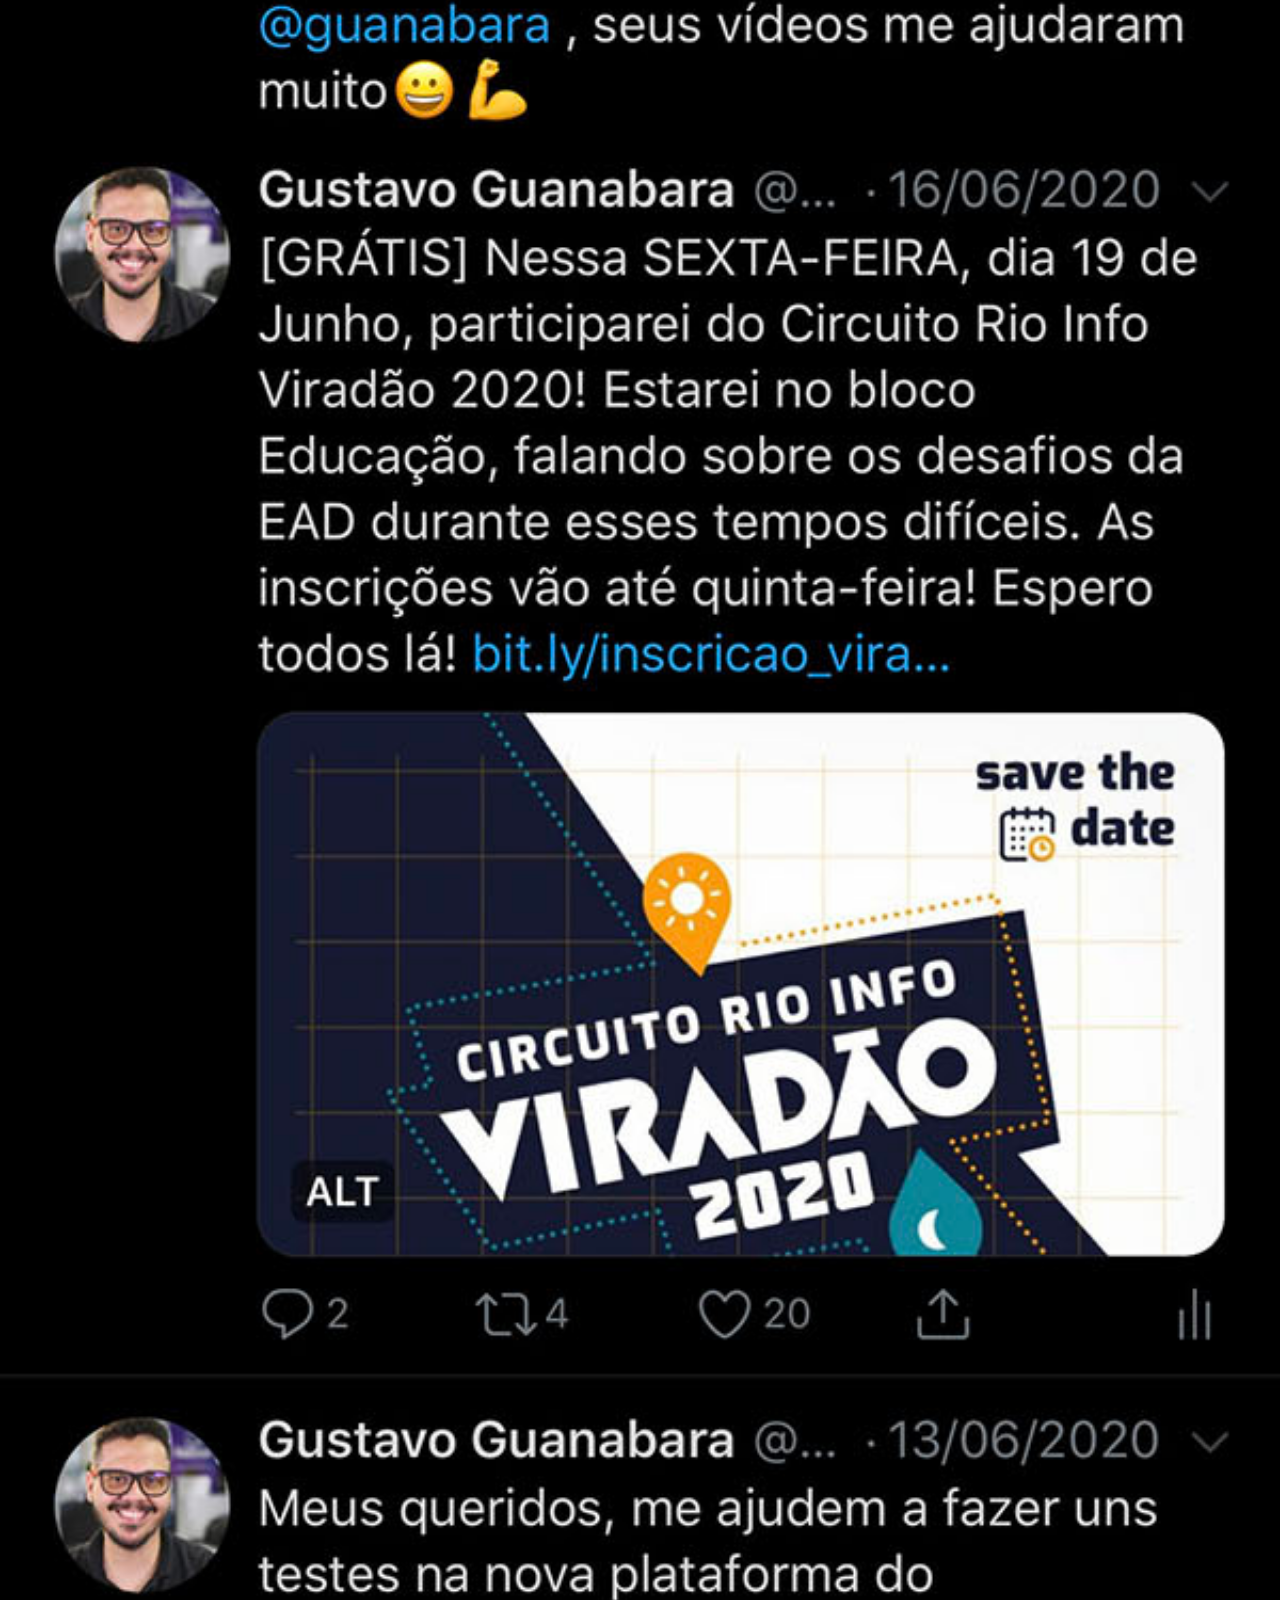
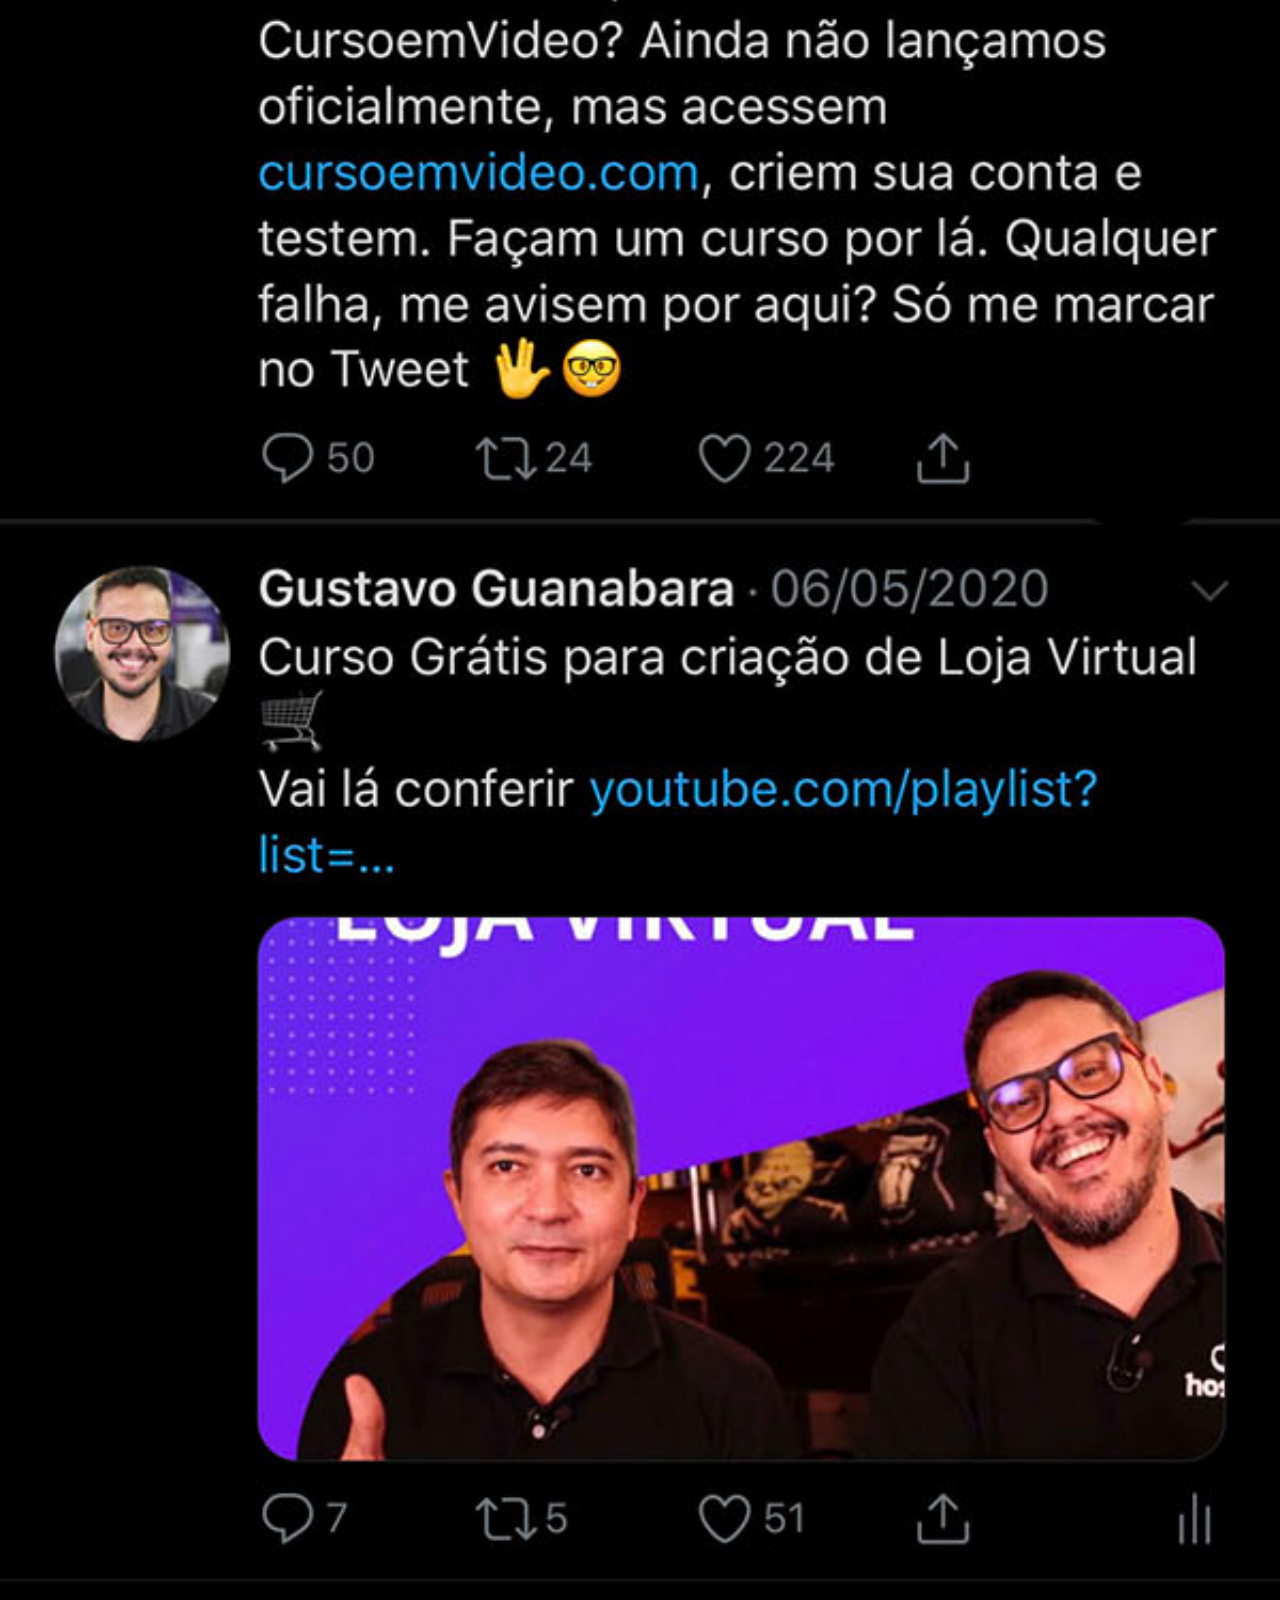
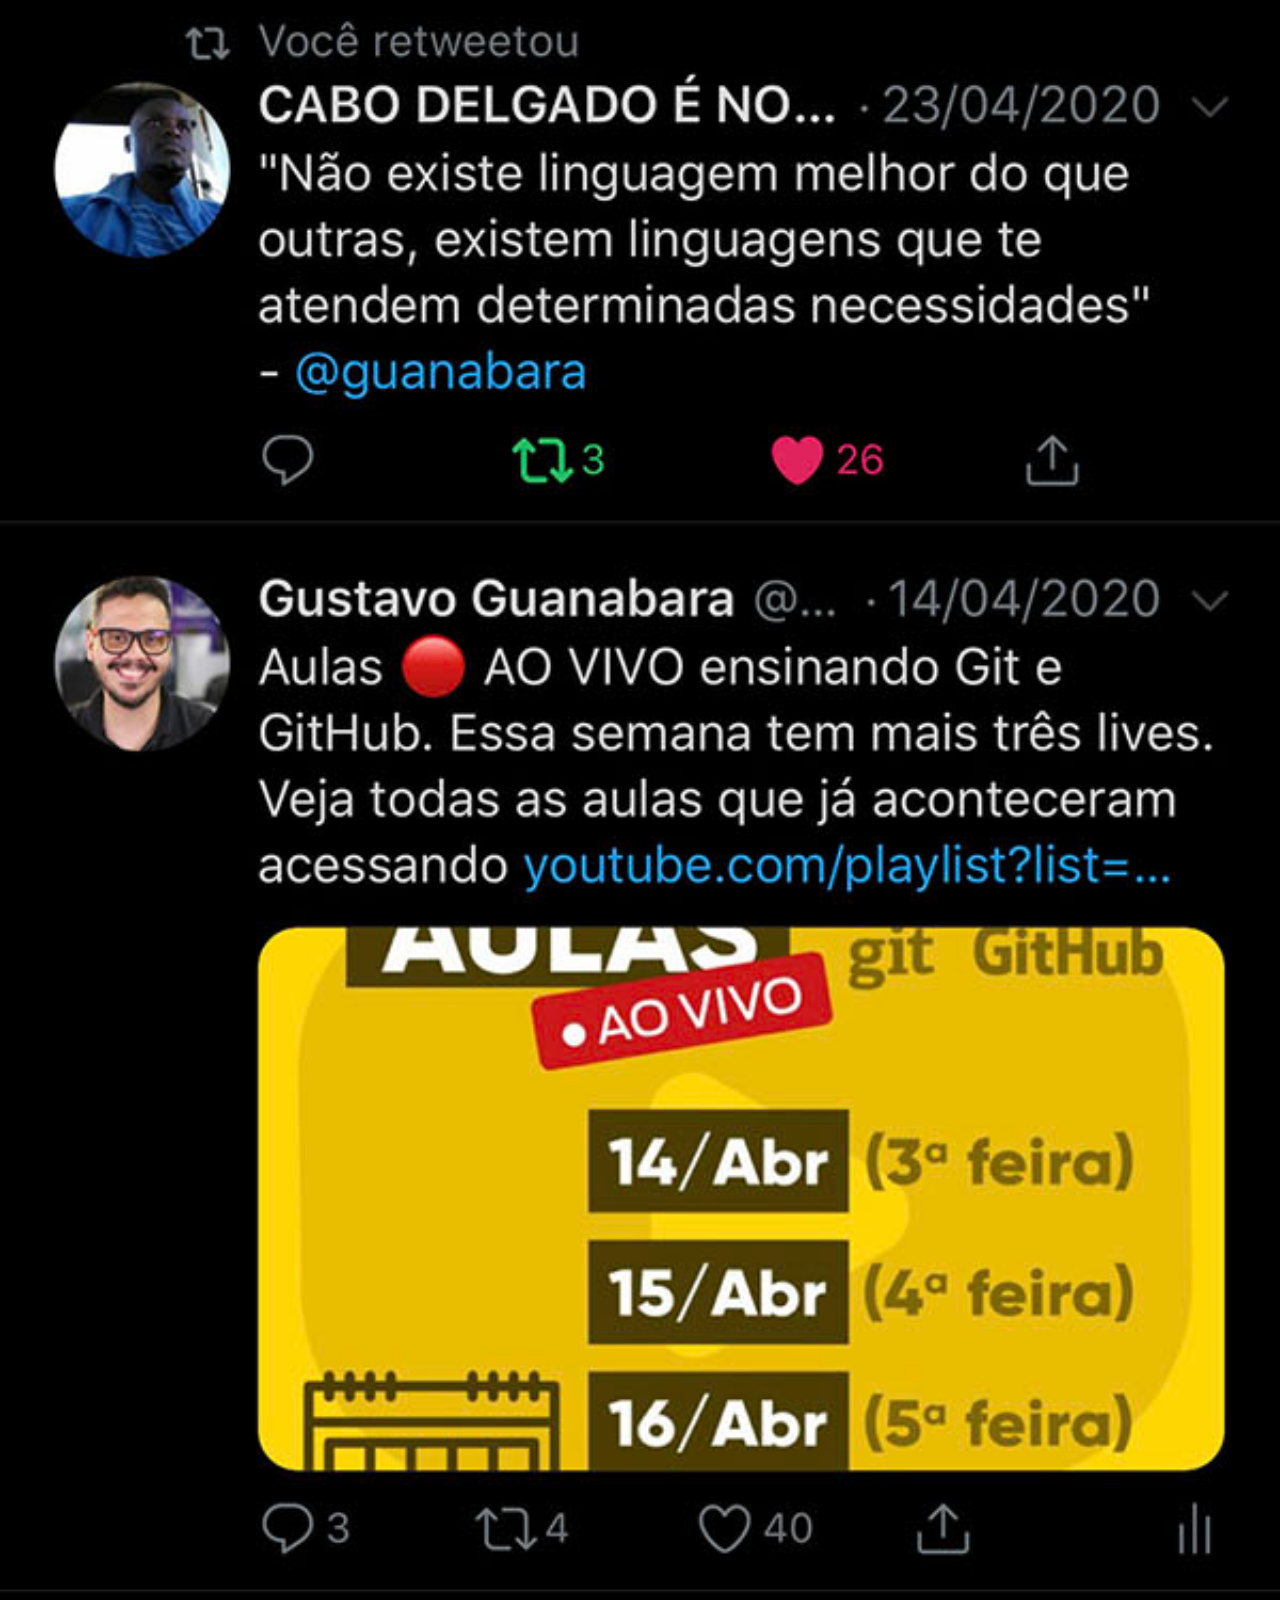
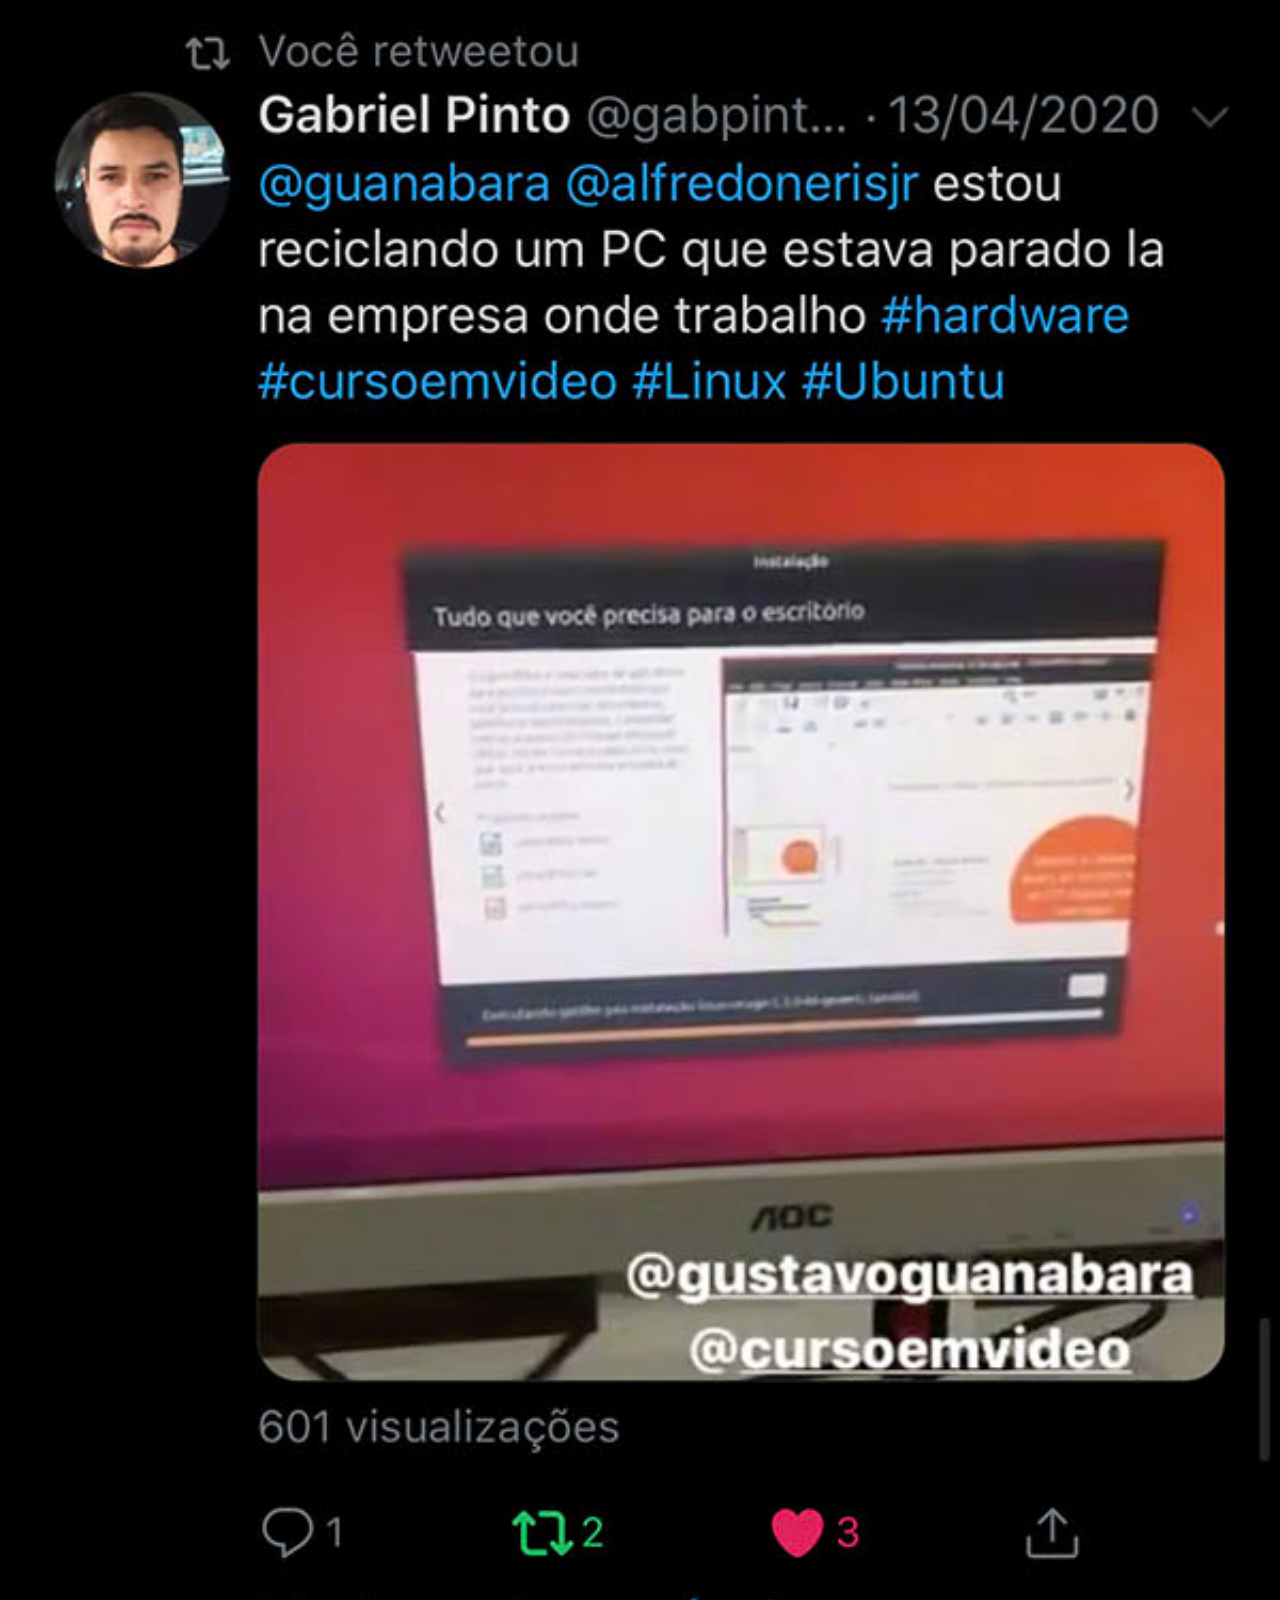
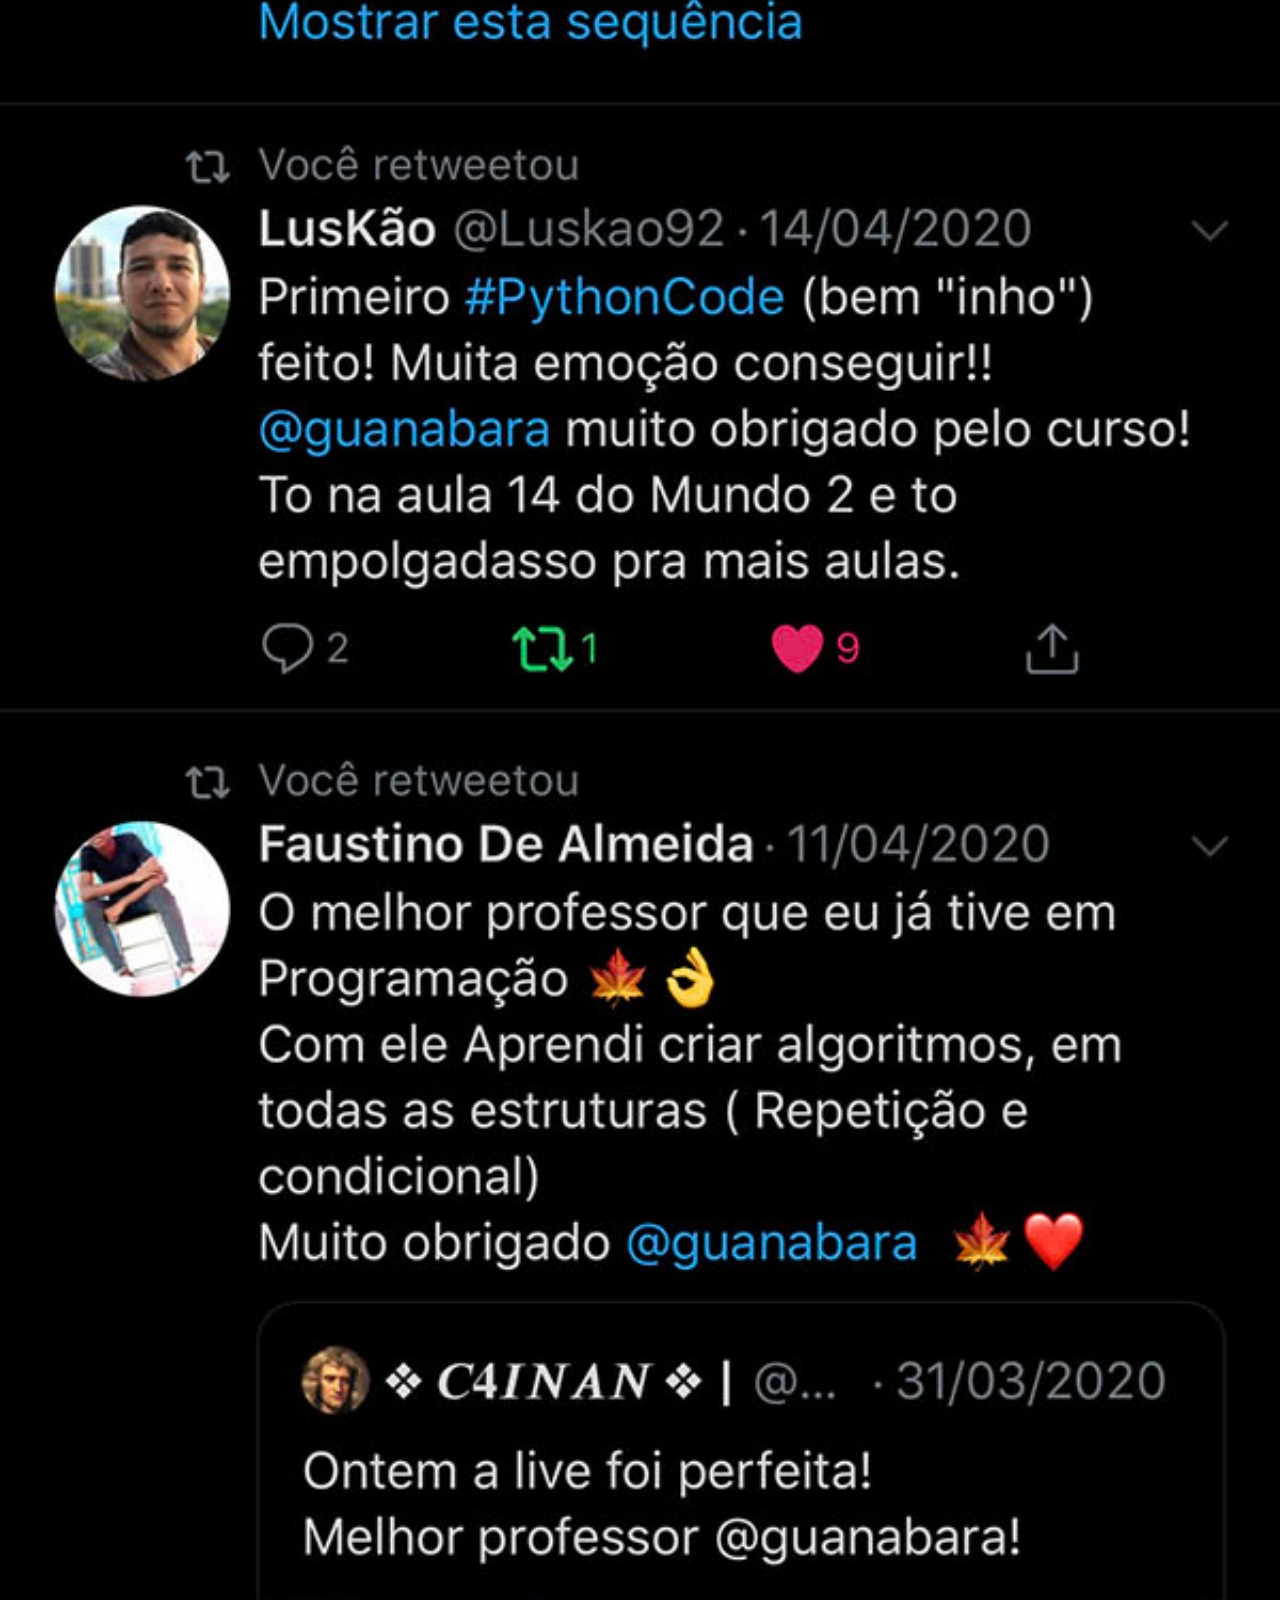
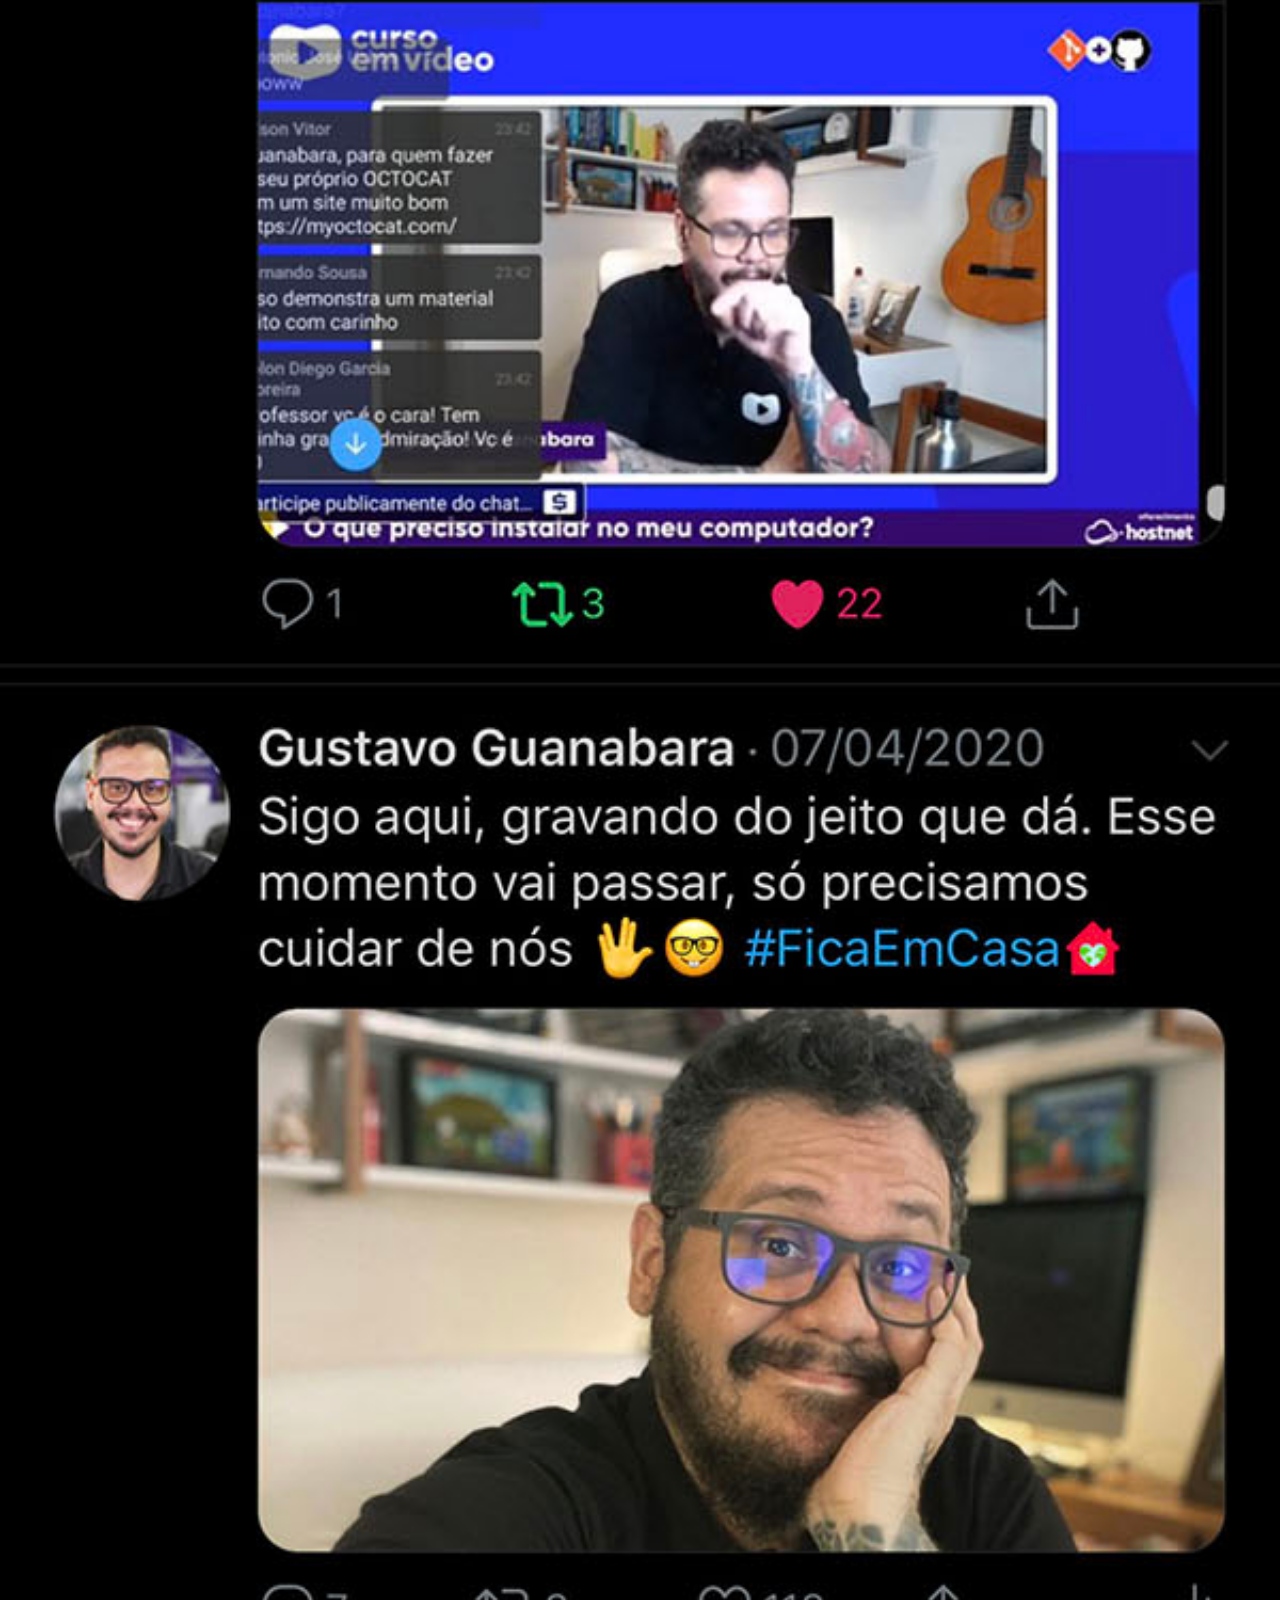
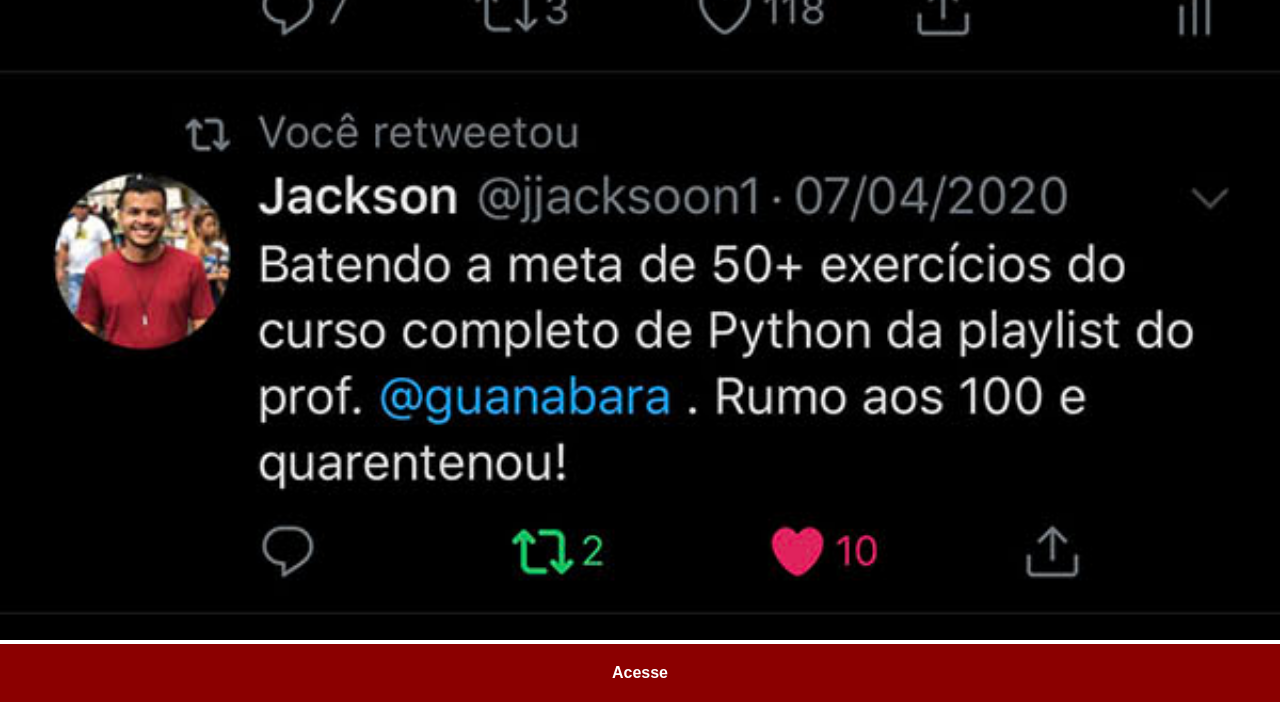
<file: twitter.html>
<!DOCTYPE html>
<html lang="pt-br">
<head>
    <meta charset="UTF-8">
    <meta name="viewport" content="width=device-width, initial-scale=1.0">
    <title>Twitter</title>
    <link rel="stylesheet" href="estilos/social.css">
</head>
<body>
    <img src="imagens/tela-twitter.jpg" alt="Twitter"><a href="https://x.com/guanabara">Acesse</a>
</body>
</html>
</file>
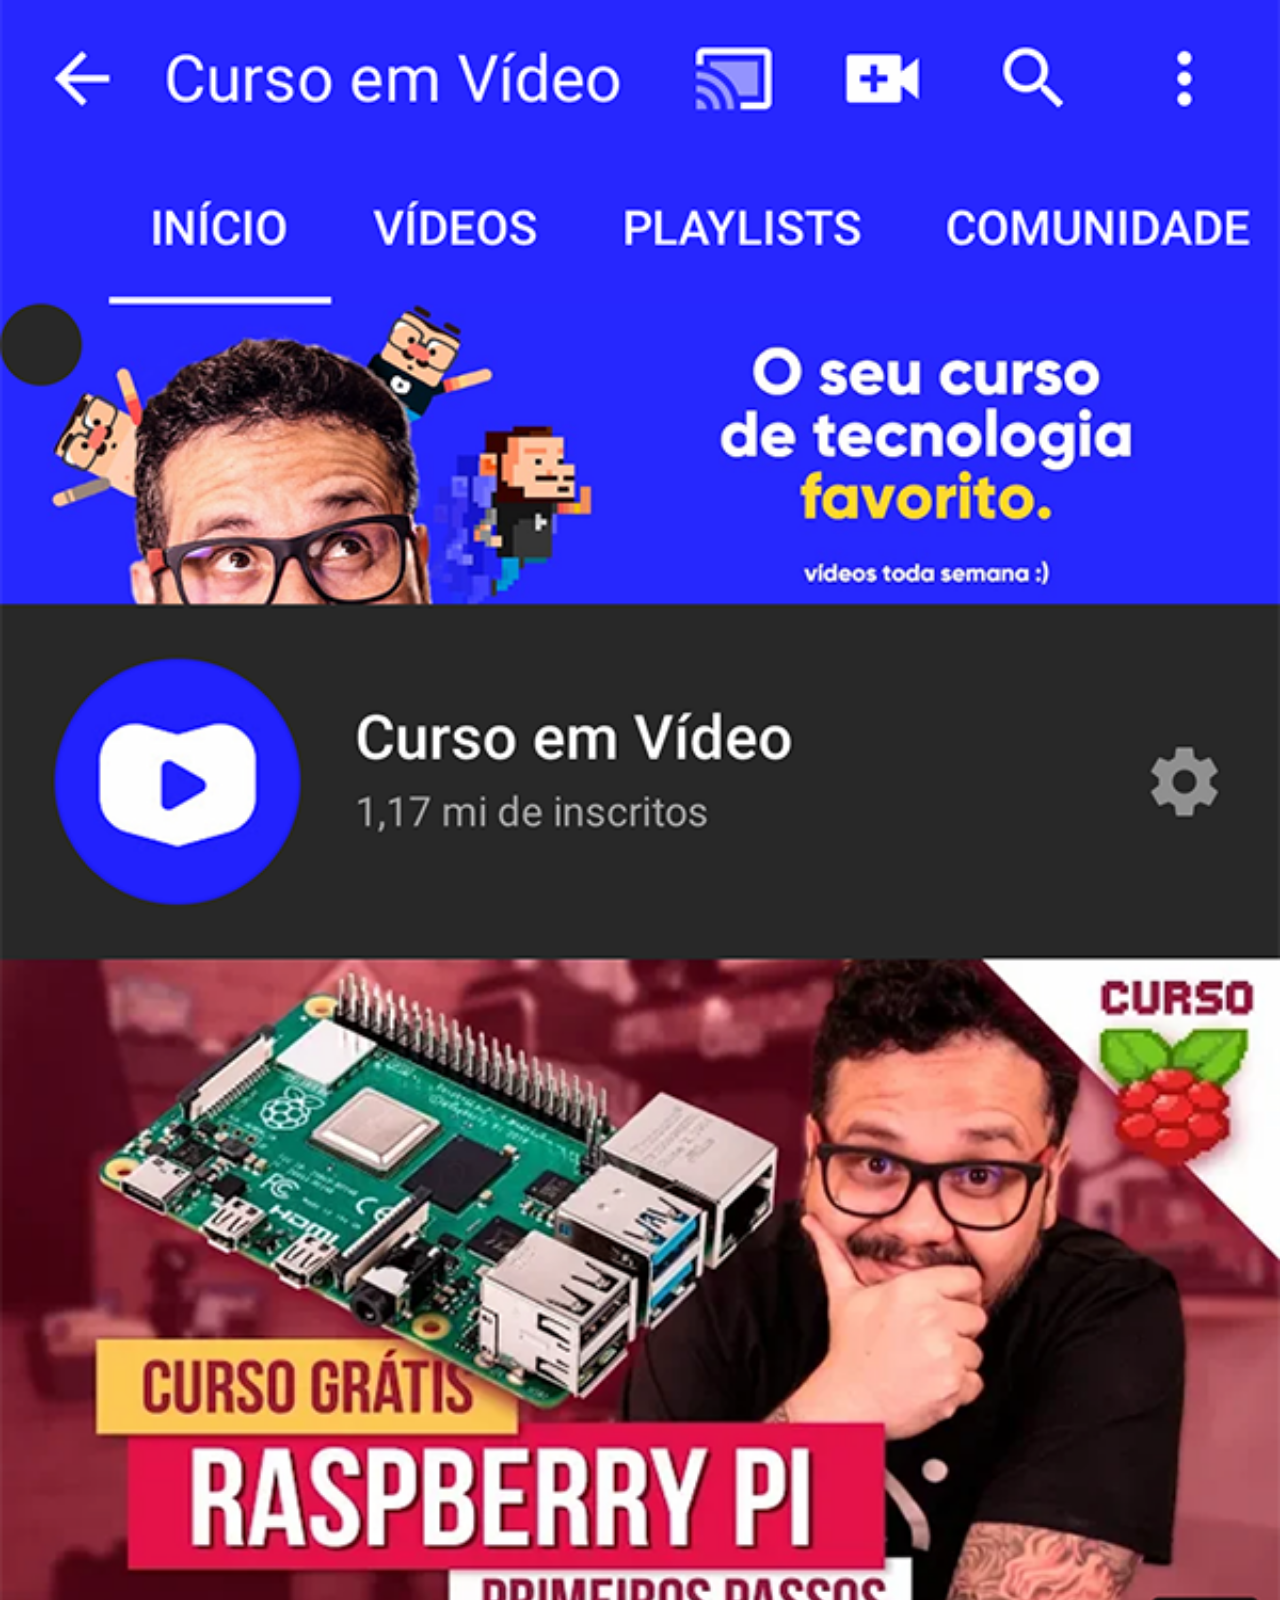
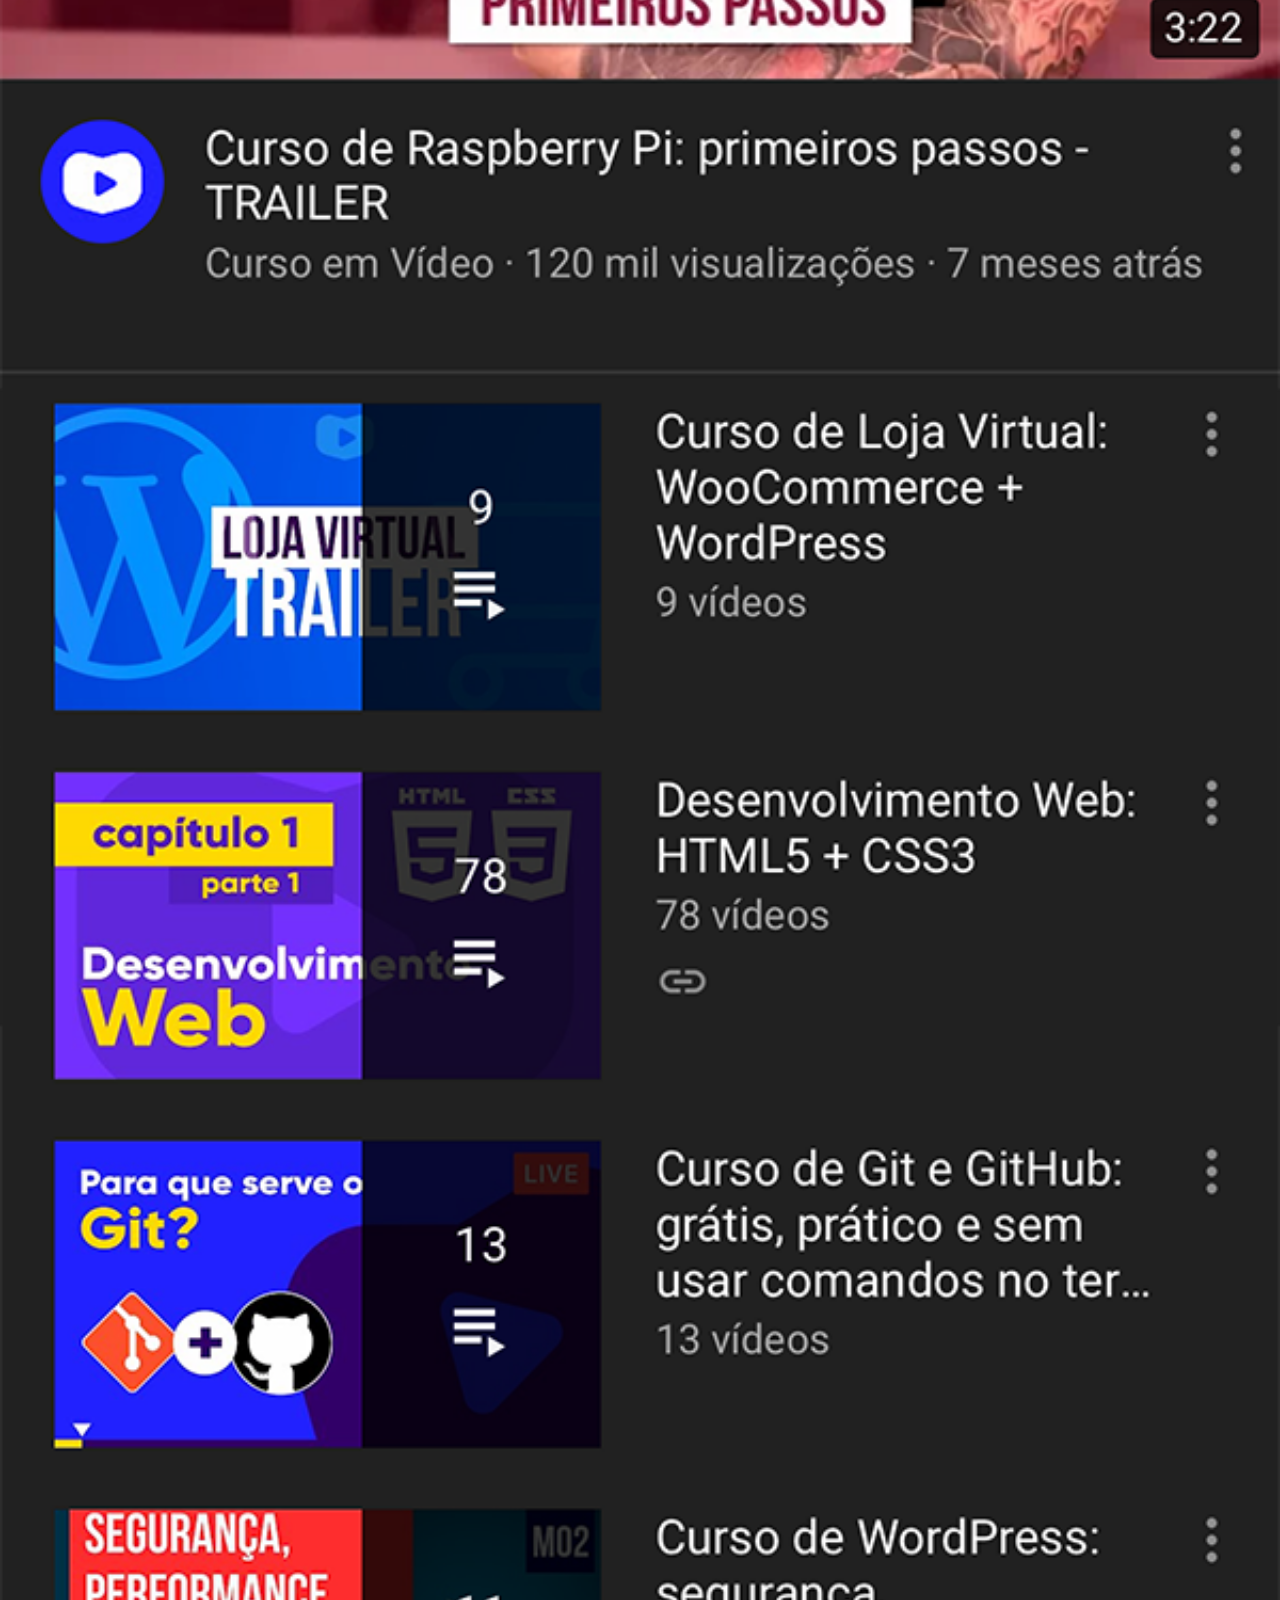
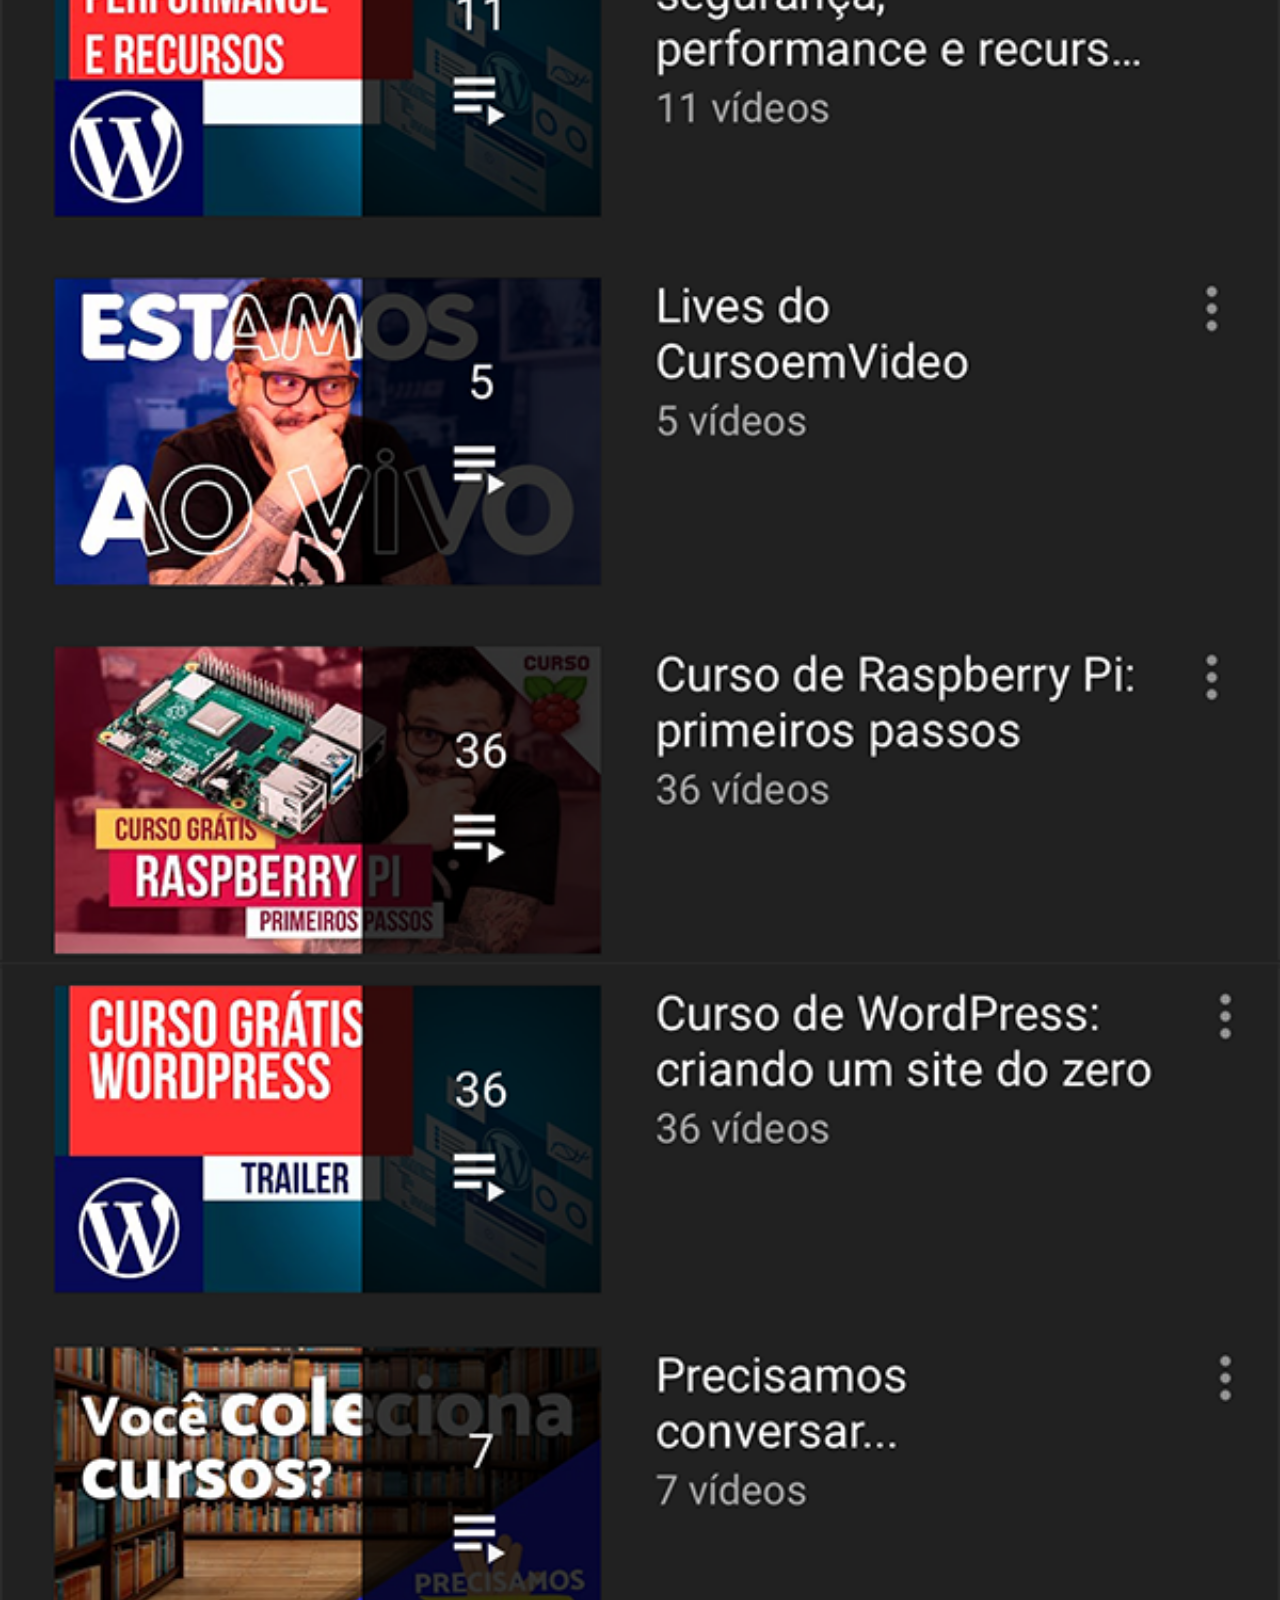
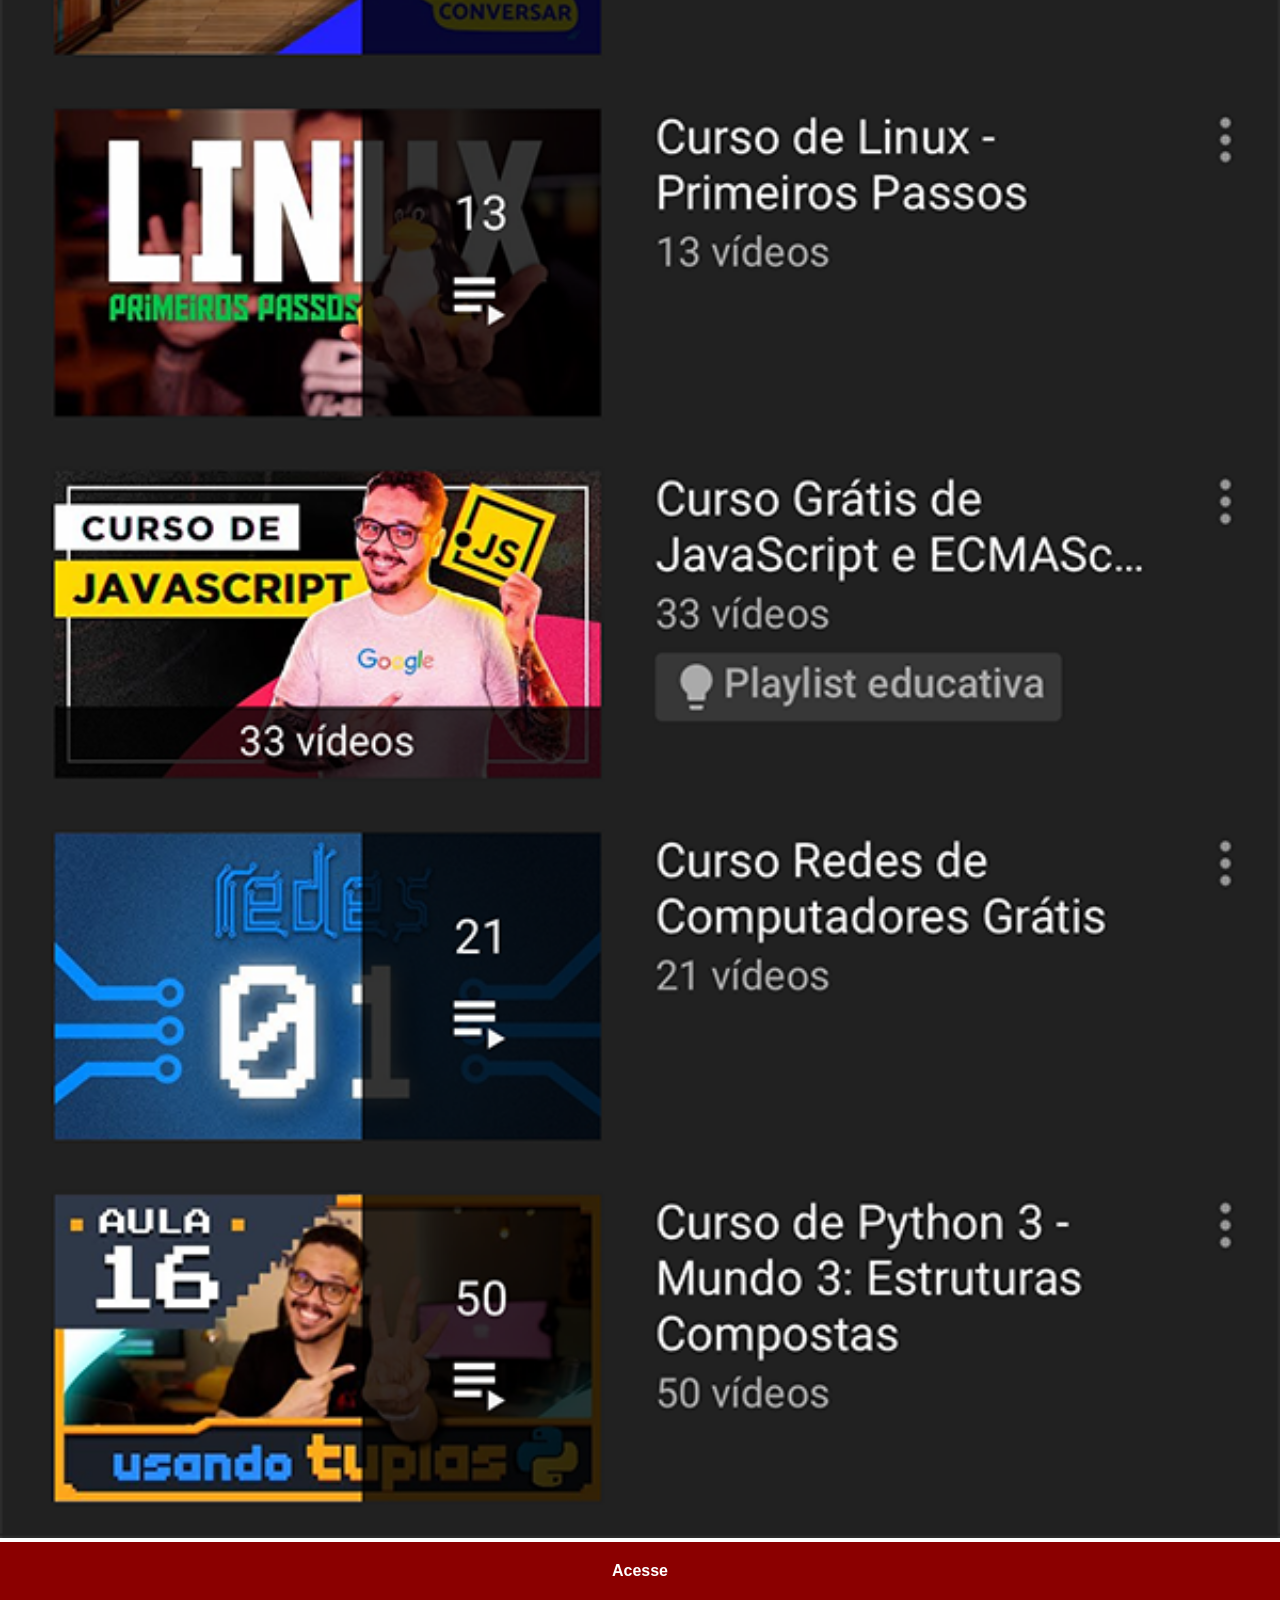
<file: youtube.html>
<!DOCTYPE html>
<html lang="pt-br">
<head>
    <meta charset="UTF-8">
    <meta name="viewport" content="width=device-width, initial-scale=1.0">
    <title>Youtube</title>
    <link rel="stylesheet" href="estilos/social.css">
</head>
<body>
    <img src="imagens/tela-youtube.png" alt="Youtube"><a href="https://www.youtube.com/@cursoemvideo/playlists" target="_blank">Acesse</a>
</body>
</html>
</file>
<file: estilos/style.css>
@charset "UTF-8";

* {
    margin: 0px;
    padding: 0px;
    font-family: Arial, Helvetica, sans-serif;
}

html, body {
    height: 100vh;
    width: 100vw;
    background: url('../imagens/fundo-madeira.jpg') no-repeat top center;
    background-size: cover;
    background-attachment: fixed;
}

main {
    position: relative;
    height: 100vh;
    
}

section#celular {
    position: absolute;
    top: 50%;
    left: 50%;
    transform: translate(-50%, -50%);

    height: 627px;
    width: 311px;
   background: url(../imagens/frame-iphone.png) no-repeat;
   
}

iframe#tela {
    position: relative;
    top: 80px;
    left: 22px;

    width: 269px;
    height: 471px;
}

section#redes-sociais{
    text-align: right;
}

a > img {
    width: 50px;
    margin: 10px;
    border-radius: 50%;
    box-shadow: 2px 2px 5px rgba(0, 0, 0, 0.400);
    box-sizing: border-box;
}

section#redes-sociais img:hover {
    border: 2px solid rgba(255, 255, 255, 0.623);
    transform: translate(-3px, -3px);
    box-shadow: 5px 5px 10px rgba(0, 0, 0, 0.616);
    transition: transform 0.3s, border 1;
}
</file>
<file: estilos/social.css>
@charset "UTF-8";

* {
           margin: 0px;
            padding: 0px;
            font-family: Arial, Helvetica, sans-serif;
        }

        ::-webkit-scrollbar {
            width: 0px;
            height: 0px;
        }

        img {
            width: 100vw;

        }

        a {
            display: block;
            background-color: darkred;
            color: white;
            padding: 20px;
            text-align: center;
            font-weight: bolder;
            text-decoration: none;
        }
</file>
